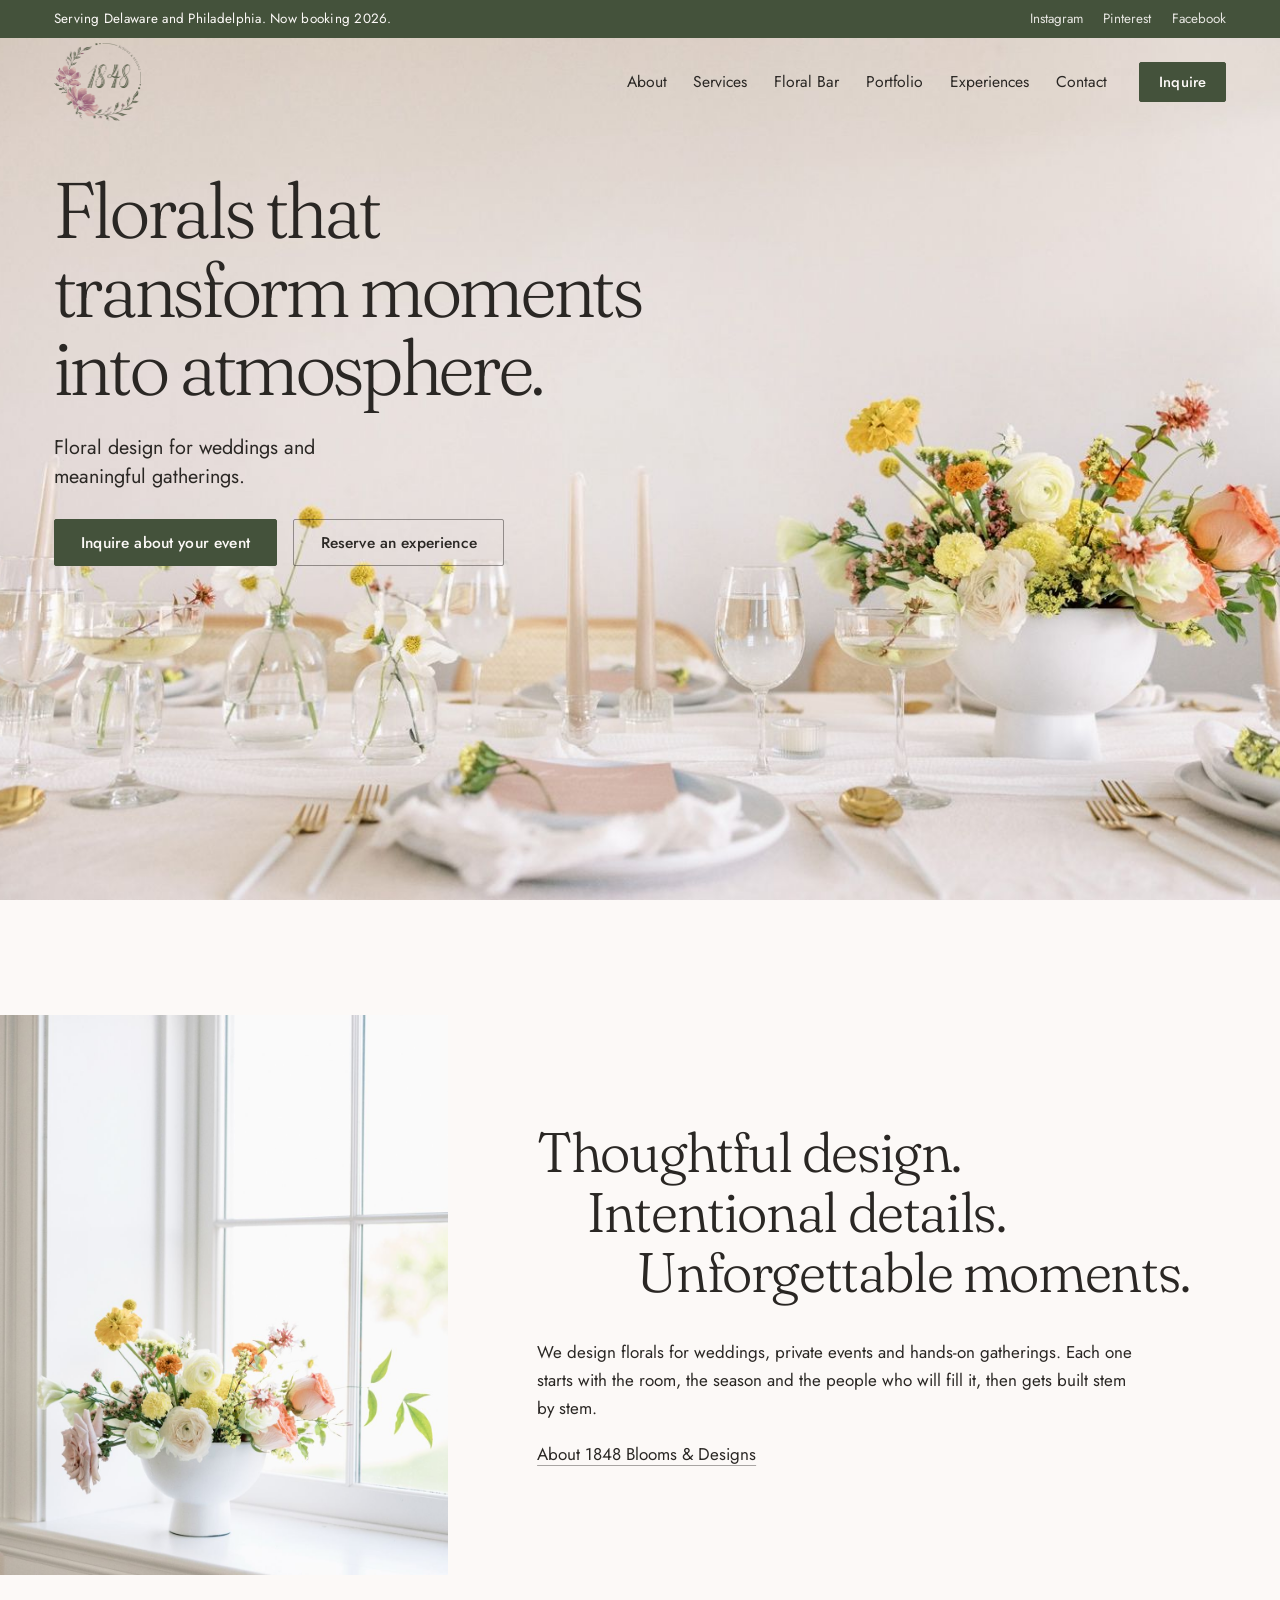
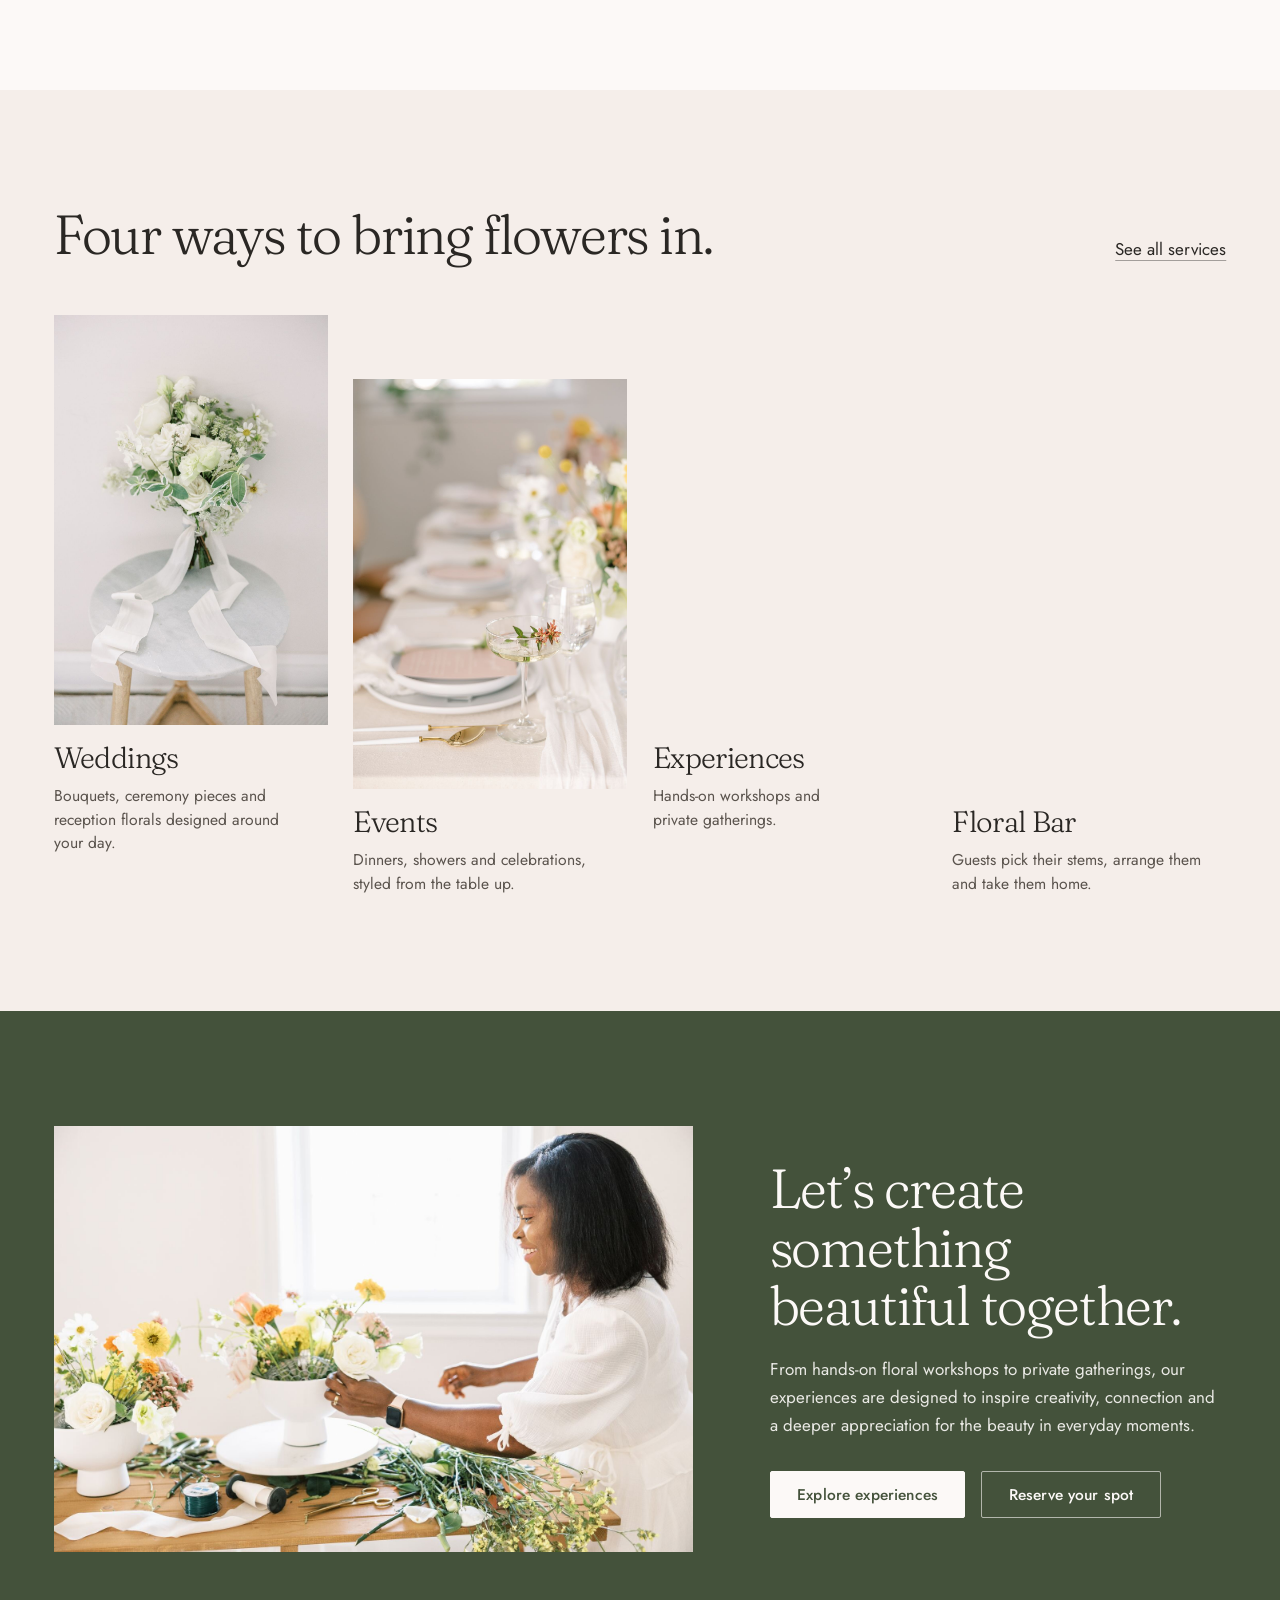
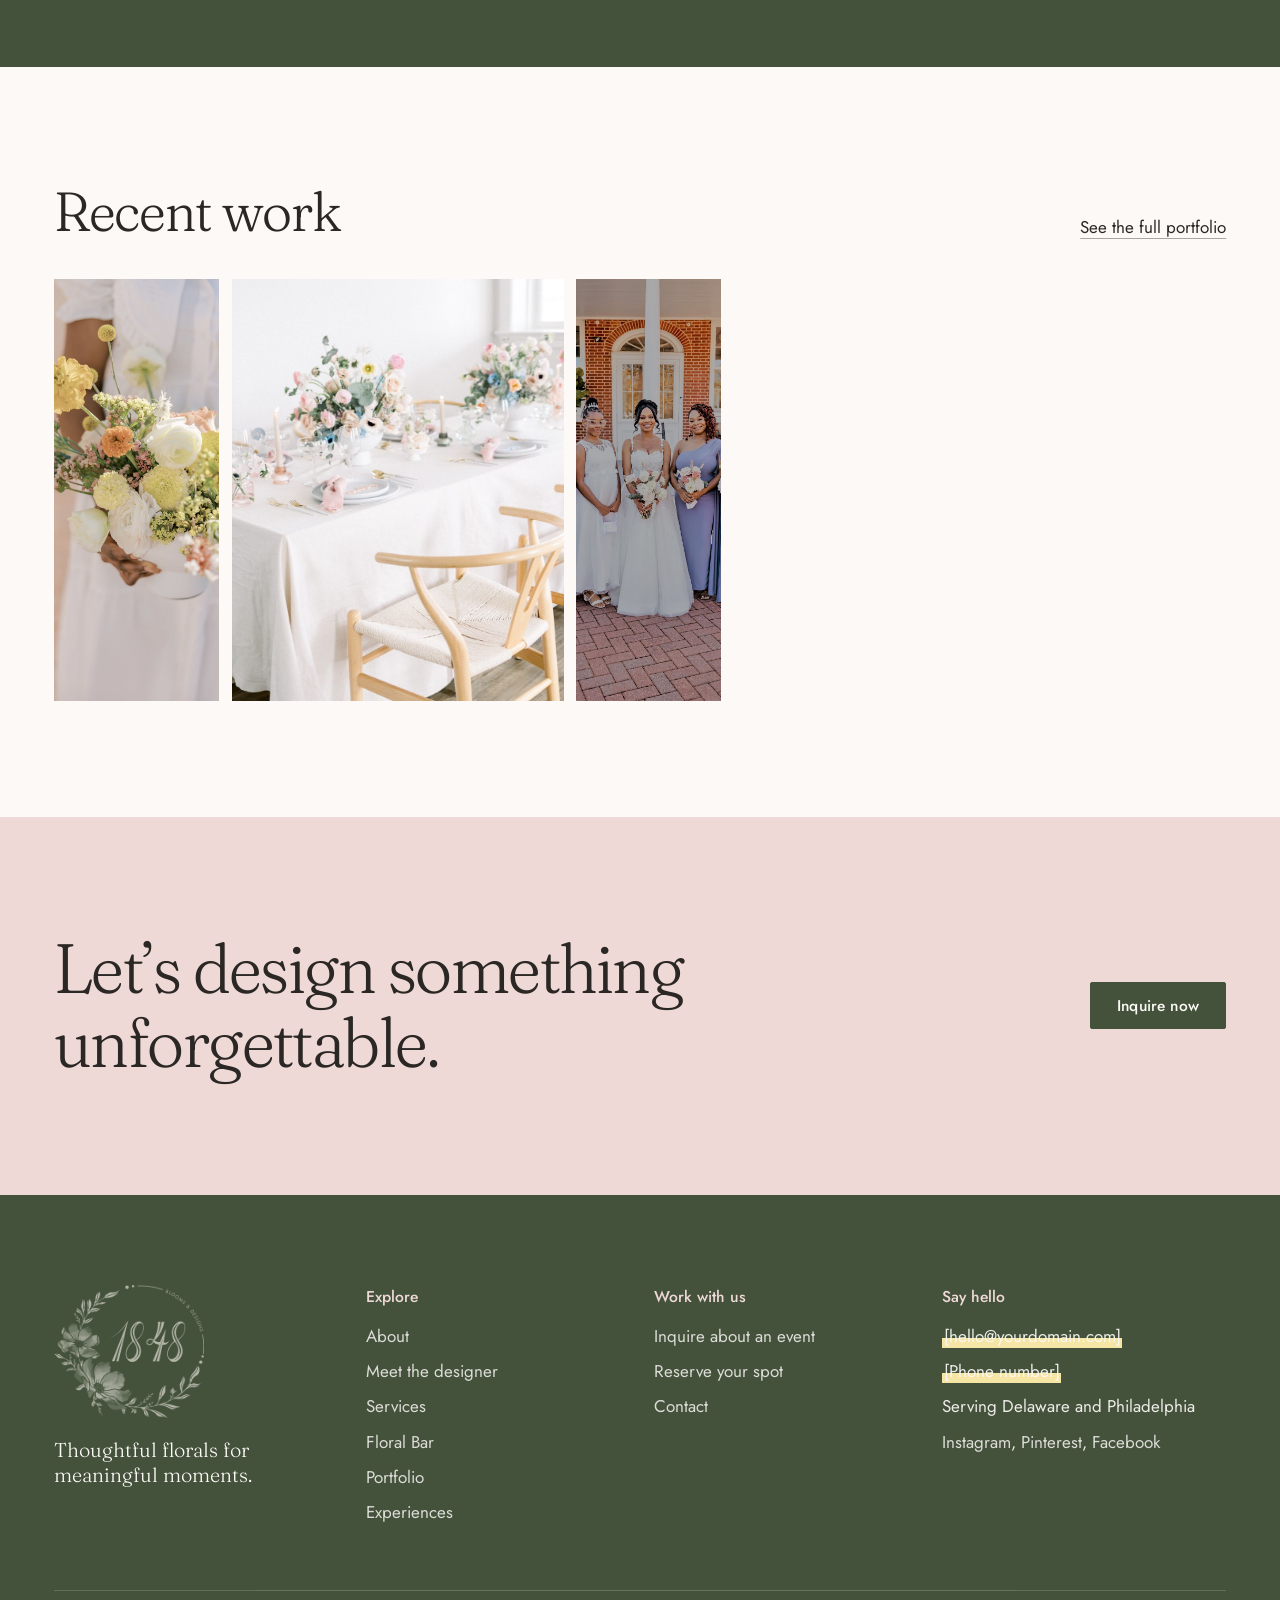
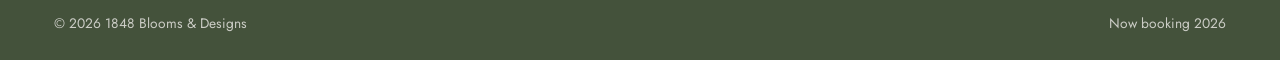
<file: index.html>
<!doctype html>
<html lang="en">
<head>
<meta charset="utf-8">
<meta name="viewport" content="width=device-width, initial-scale=1">
<title>1848 Blooms &amp; Designs</title>
<meta name="description" content="Floral design for weddings and meaningful gatherings in Delaware and Philadelphia, plus hands-on floral experiences and the Floral Bar.">

<meta property="og:title" content="1848 Blooms &amp; Designs">
<meta property="og:description" content="Floral design for weddings and meaningful gatherings in Delaware and Philadelphia, plus hands-on floral experiences and the Floral Bar.">
<meta property="og:type" content="website">
<meta property="og:image" content="assets/img/home-banner.jpg">
<meta name="theme-color" content="#44523B">
<link rel="icon" type="image/png" href="assets/favicon.png">
<link rel="preload" href="assets/fonts/fraunces.woff2" as="font" type="font/woff2" crossorigin>
<link rel="preload" href="assets/fonts/jost-400.woff2" as="font" type="font/woff2" crossorigin>
<link rel="stylesheet" href="assets/site.css">
</head>
<body>
<a class="skip" href="#main">Skip to content</a>
<header class="site-header site-header--overlay">
  <div class="topbar"><div class="wrap"><p>Serving Delaware and Philadelphia. Now booking 2026.</p><nav aria-label="Social media"><a href="#" aria-label="Instagram">Instagram</a><a href="#" aria-label="Pinterest">Pinterest</a><a href="#" aria-label="Facebook">Facebook</a></nav></div></div>
  <div class="bar"><div class="wrap">
    <a class="brand" href="index.html" aria-label="1848 Blooms &amp; Designs, home"><img src="assets/logo.png" width="88" height="78" alt="1848 Blooms &amp; Designs"></a>
    <nav class="primary" aria-label="Main"><a href="about.html">About</a><a href="services.html">Services</a><a href="floral-bar.html">Floral Bar</a><a href="portfolio.html">Portfolio</a><a href="experiences.html">Experiences</a><a href="contact.html">Contact</a></nav>
    <a class="btn" href="contact.html">Inquire</a>
    <button class="menu-toggle" type="button" aria-expanded="false" aria-controls="mnav">Menu</button>
  </div></div>
</header>
<nav class="mnav" id="mnav" aria-label="Menu"><a href="index.html">Home</a><a href="about.html">About</a><a href="designer.html">Meet the designer</a><a href="services.html">Services</a><a href="floral-bar.html">Floral Bar</a><a href="portfolio.html">Portfolio</a><a href="experiences.html">Experiences</a><a href="reserve.html">Reserve your spot</a><a href="contact.html">Contact</a><a class="btn" href="contact.html">Inquire about your event</a></nav>
<main id="main">

<section class="hero">
  <img class="hero__img" src="assets/img/home-banner.jpg" width="1430" height="953" alt="A long white table set with candles, glassware and a low arrangement of yellow, peach and white flowers beside a window" fetchpriority="high" >
  <div class="hero__copy">
    <h1><span class="ln"><span>Florals that</span></span><span class="ln"><span>transform moments</span></span><span class="ln"><span>into atmosphere.</span></span></h1>
    <p class="hero__sub">Floral design for weddings and meaningful gatherings.</p>
    <div class="btn-row">
      <a class="btn" href="contact.html">Inquire about your event</a>
      <a class="btn btn--ghost" href="experiences.html">Reserve an experience</a>
    </div>
  </div>
</section>

<section class="section">
  <div class="wrap intro">
    <div class="intro__img"><img src="assets/img/home-window.jpg" width="1067" height="1600" alt="A white pedestal vase of yellow, peach and blush flowers on a sunny windowsill" loading="lazy" decoding="async" ></div>
    <div>
      <p class="statement"><span>Thoughtful design.</span><span>Intentional details.</span><span>Unforgettable moments.</span></p>
      <p class="body">We design florals for weddings, private events and hands-on gatherings. Each one starts with the room, the season and the people who will fill it, then gets built stem by stem.</p>
      <a class="link" href="about.html">About 1848 Blooms &amp; Designs</a>
    </div>
  </div>
</section>

<section class="section band-paper2">
  <div class="wrap">
    <div class="ways__head">
      <h2>Four ways to bring flowers in.</h2>
      <a class="link" href="services.html">See all services</a>
    </div>
    <div class="ways">
      <a class="way" href="services.html#weddings"><div class="ph-img"><img src="assets/img/home-wedding.jpg" width="1067" height="1600" alt="A white and green bridal bouquet tied with a long ribbon on a marble stool" loading="lazy" decoding="async" ></div><h3>Weddings</h3><p>Bouquets, ceremony pieces and reception florals designed around your day.</p></a>
      <a class="way" href="services.html#events"><div class="ph-img"><img src="assets/img/home-events.jpg" width="1067" height="1600" alt="A blurred long table with place settings and soft yellow and white flowers" loading="lazy" decoding="async" ></div><h3>Events</h3><p>Dinners, showers and celebrations, styled from the table up.</p></a>
      <a class="way" href="experiences.html"><div class="ph-img"><img src="assets/img/designer-making.jpg" width="1600" height="1067" alt="A designer arranging flowers in white bowls at a wooden table by a window" loading="lazy" decoding="async" style="object-position:35% 50%"></div><h3>Experiences</h3><p>Hands-on workshops and private gatherings.</p></a>
      <a class="way" href="floral-bar.html"><div class="ph-img"><img src="assets/img/home-floralbar.jpg" width="1090" height="1600" alt="A woven basket filled with white and hot pink roses" loading="lazy" decoding="async" ></div><h3>Floral Bar</h3><p>Guests pick their stems, arrange them and take them home.</p></a>
    </div>
  </div>
</section>

<section class="section band-moss">
  <div class="wrap split">
    <figure><img src="assets/img/designing-table.jpg" width="1600" height="1067" alt="A florist arranging yellow and white flowers at a table in a bright room" loading="lazy" decoding="async" style="aspect-ratio:3/2"></figure>
    <div class="copy">
      <h2>Let’s create something beautiful together.</h2>
      <p>From hands-on floral workshops to private gatherings, our experiences are designed to inspire creativity, connection and a deeper appreciation for the beauty in everyday moments.</p>
      <div class="btn-row"><a class="btn btn--light" href="experiences.html">Explore experiences</a><a class="btn btn--ghost-light" href="reserve.html">Reserve your spot</a></div>
    </div>
  </div>
</section>

<section class="section">
  <div class="wrap">
    <div class="strip-head"><h2>Recent work</h2><a class="link" href="portfolio.html">See the full portfolio</a></div>
    <div class="strip"><a href="portfolio.html" style="--r:0.747" tabindex="-1" aria-hidden="true"><img src="assets/img/bouquet-bright.jpg" width="1195" height="1600" alt="A bouquet of yellow, coral and blush flowers held against a white dress" loading="lazy" decoding="async" ></a><a href="portfolio.html" style="--r:1.5" tabindex="-1" aria-hidden="true"><img src="assets/img/table-long-pastel.jpg" width="1600" height="1067" alt="A long white table with pastel centerpieces and wishbone chairs" loading="lazy" decoding="async" ></a><a href="portfolio.html" style="--r:0.656" tabindex="-1" aria-hidden="true"><img src="assets/img/bridesmaids.jpg" width="1049" height="1600" alt="Bridesmaids in lavender dresses holding white bouquets" loading="lazy" decoding="async" ></a><a href="portfolio.html" style="--r:1.5" tabindex="-1" aria-hidden="true"><img src="assets/img/pastel-table-c.jpg" width="1600" height="1067" alt="A pastel table with pink napkins and a tall floral arrangement" loading="lazy" decoding="async" ></a><a href="portfolio.html" style="--r:0.667" tabindex="-1" aria-hidden="true"><img src="assets/img/bouquet-chair.jpg" width="1067" height="1600" alt="A pink and blue bouquet resting on a wooden chair" loading="lazy" decoding="async" ></a></div>
  </div>
</section>

<section class="section band-petal">
  <div class="wrap closer">
    <h2>Let’s design something unforgettable.</h2>
    <div class="btn-row"><a class="btn" href="contact.html">Inquire now</a></div>
  </div>
</section>

</main>
<footer class="site-footer">
  <div class="wrap">
    <div class="foot">
      <div>
        <img src="assets/logo-light.png" width="150" height="133" alt="1848 Blooms &amp; Designs" loading="lazy">
        <p class="tag">Thoughtful florals for meaningful moments.</p>
      </div>
      <div>
        <h4>Explore</h4>
        <ul>
          <li><a href="about.html">About</a></li>
          <li><a href="designer.html">Meet the designer</a></li>
          <li><a href="services.html">Services</a></li>
          <li><a href="floral-bar.html">Floral Bar</a></li>
          <li><a href="portfolio.html">Portfolio</a></li>
          <li><a href="experiences.html">Experiences</a></li>
        </ul>
      </div>
      <div>
        <h4>Work with us</h4>
        <ul>
          <li><a href="contact.html">Inquire about an event</a></li>
          <li><a href="reserve.html">Reserve your spot</a></li>
          <li><a href="contact.html">Contact</a></li>
        </ul>
      </div>
      <div>
        <h4>Say hello</h4>
        <ul>
          <li><span class="ph">[hello@yourdomain.com]</span></li>
          <li><span class="ph">[Phone number]</span></li>
          <li>Serving Delaware and Philadelphia</li>
          <li><a href="#">Instagram</a>, <a href="#">Pinterest</a>, <a href="#">Facebook</a></li>
        </ul>
      </div>
    </div>
    <div class="legal"><span>&copy; <span data-year>2026</span> 1848 Blooms &amp; Designs</span><span>Now booking 2026</span></div>
  </div>
</footer>
<script src="assets/site.js"></script>
</body>
</html>
</file>
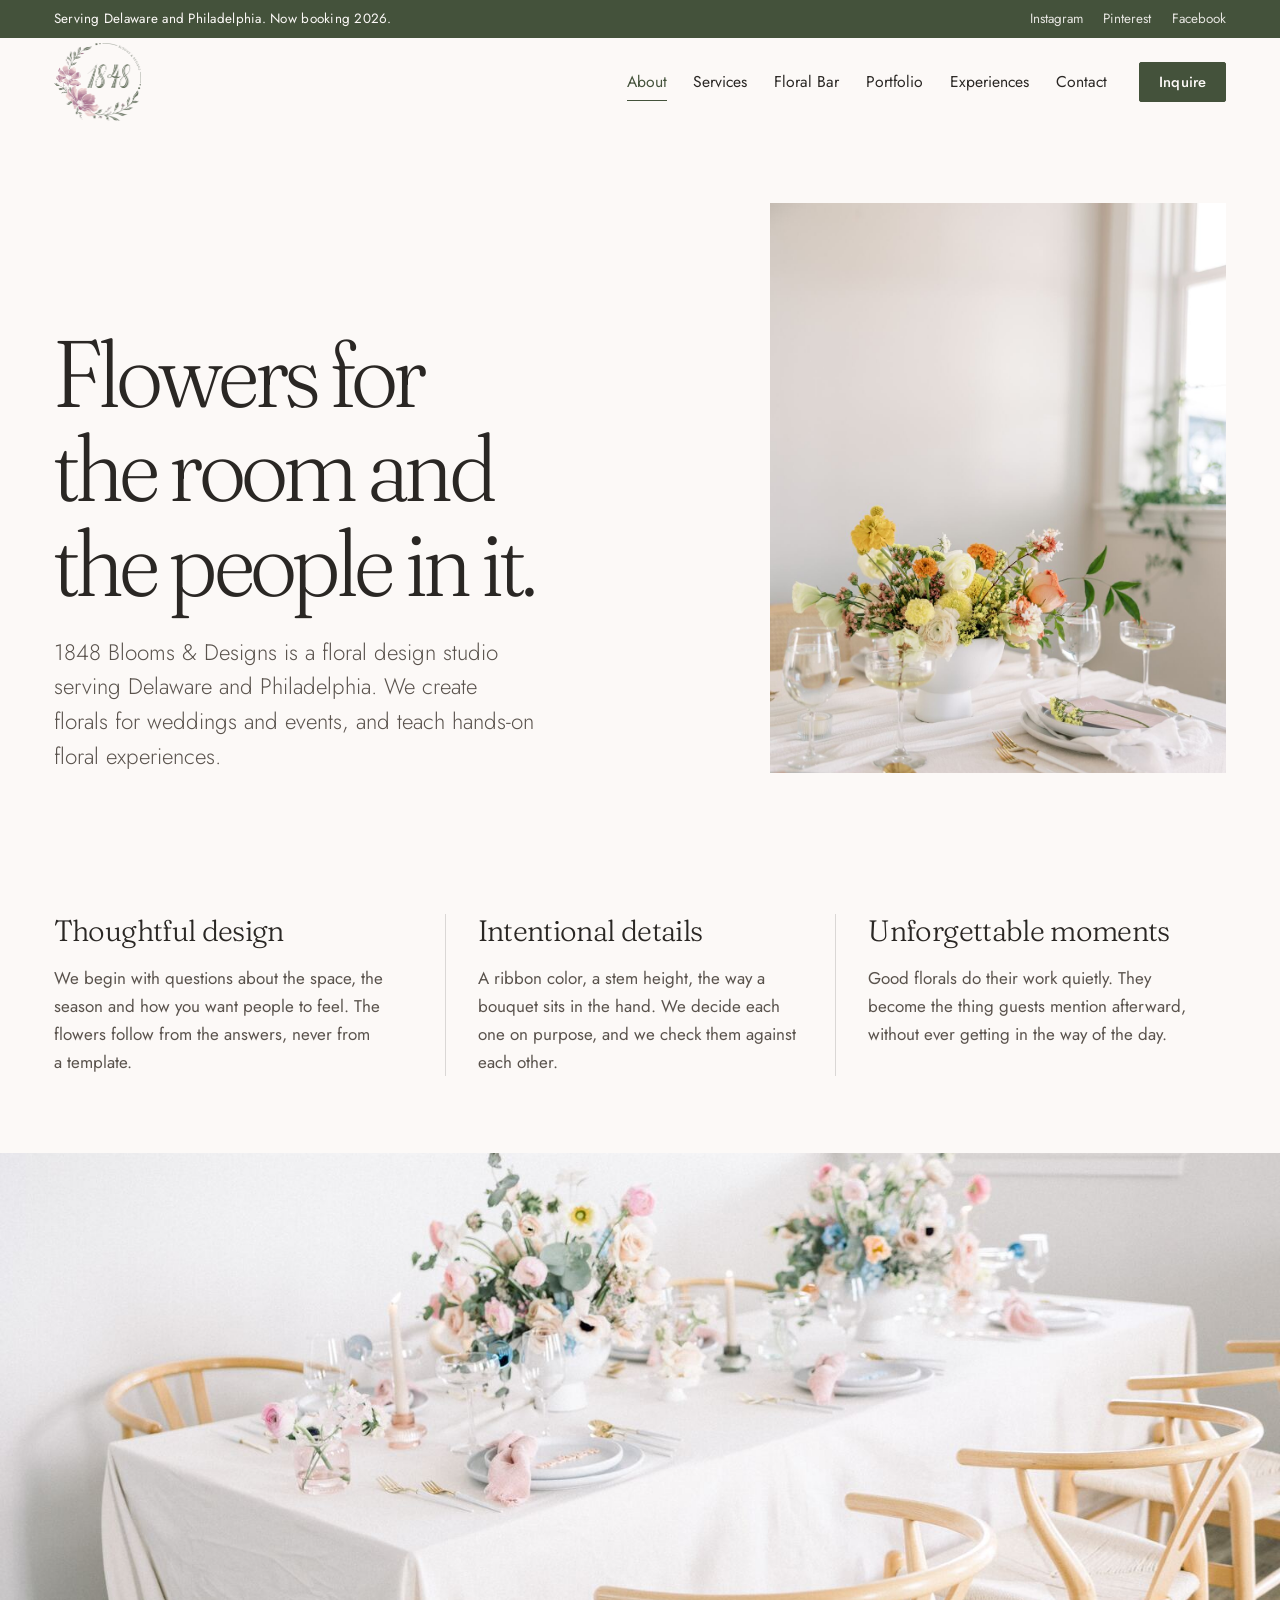
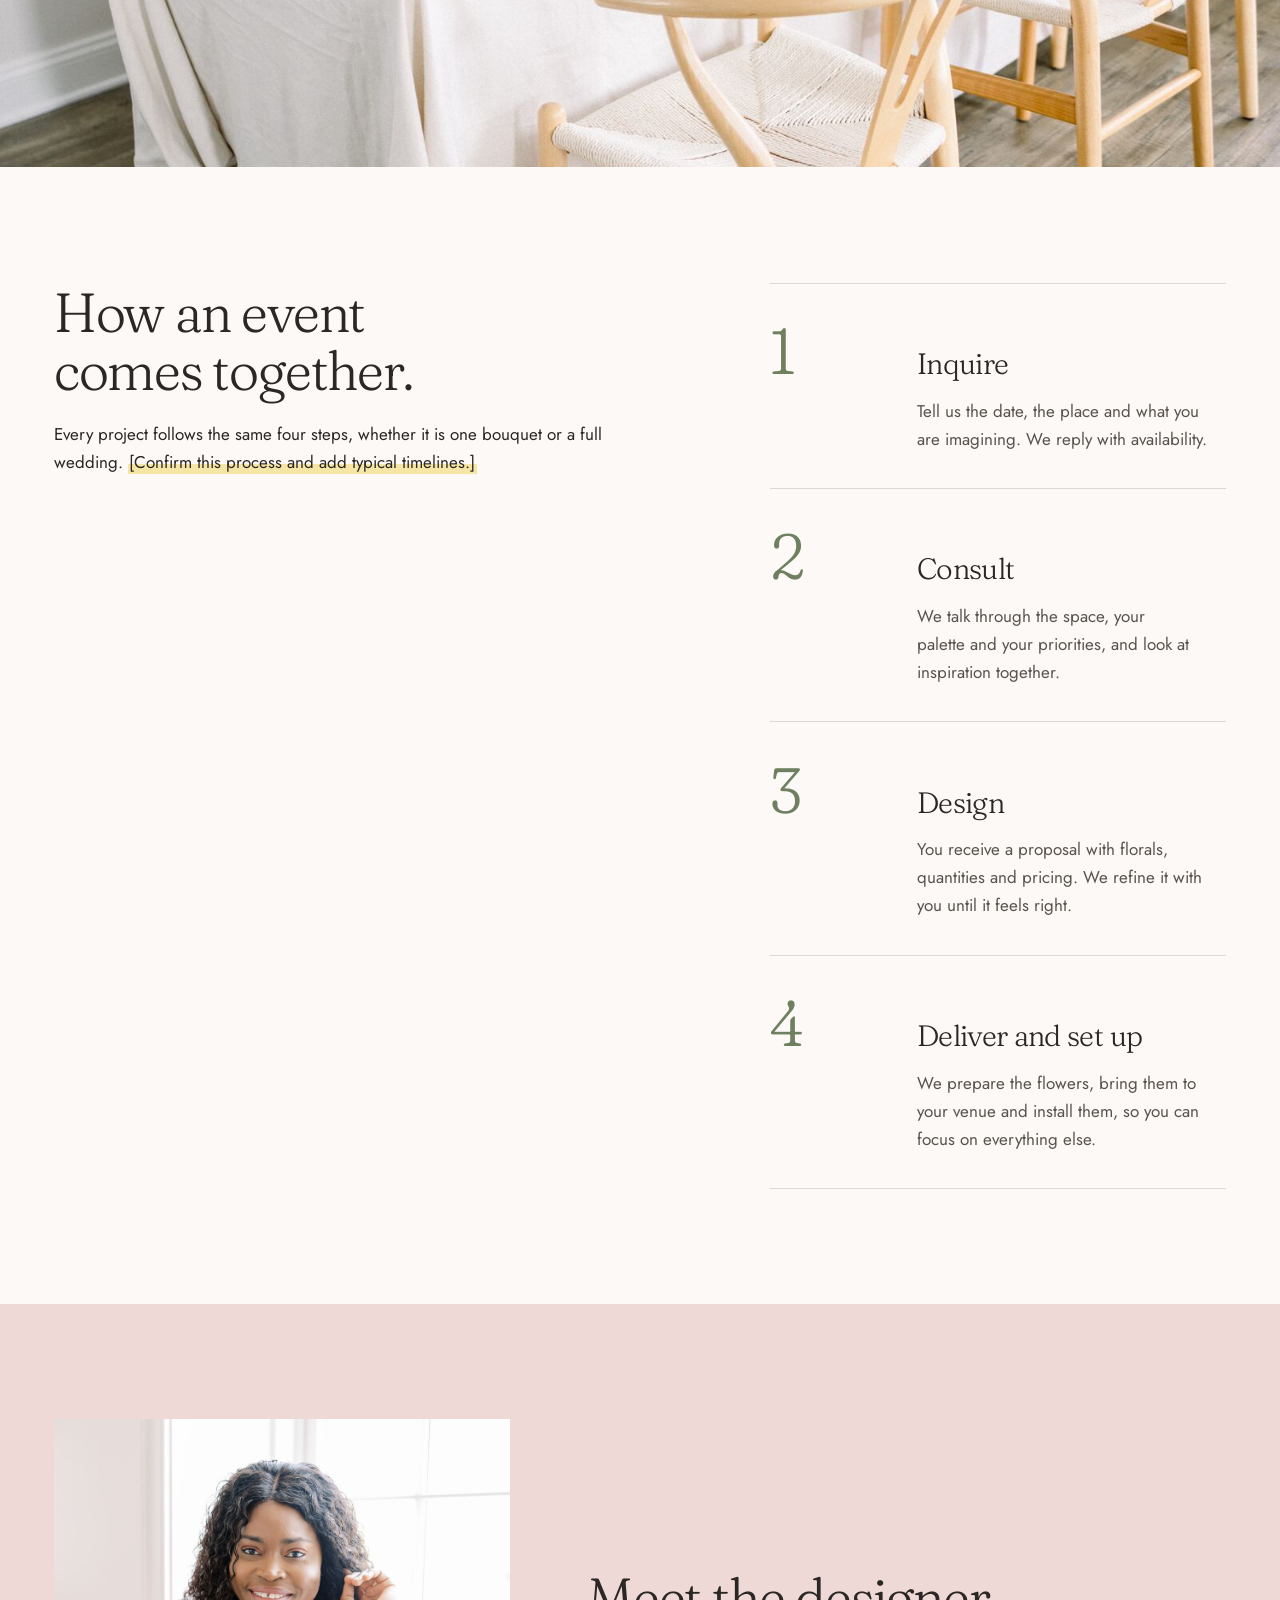
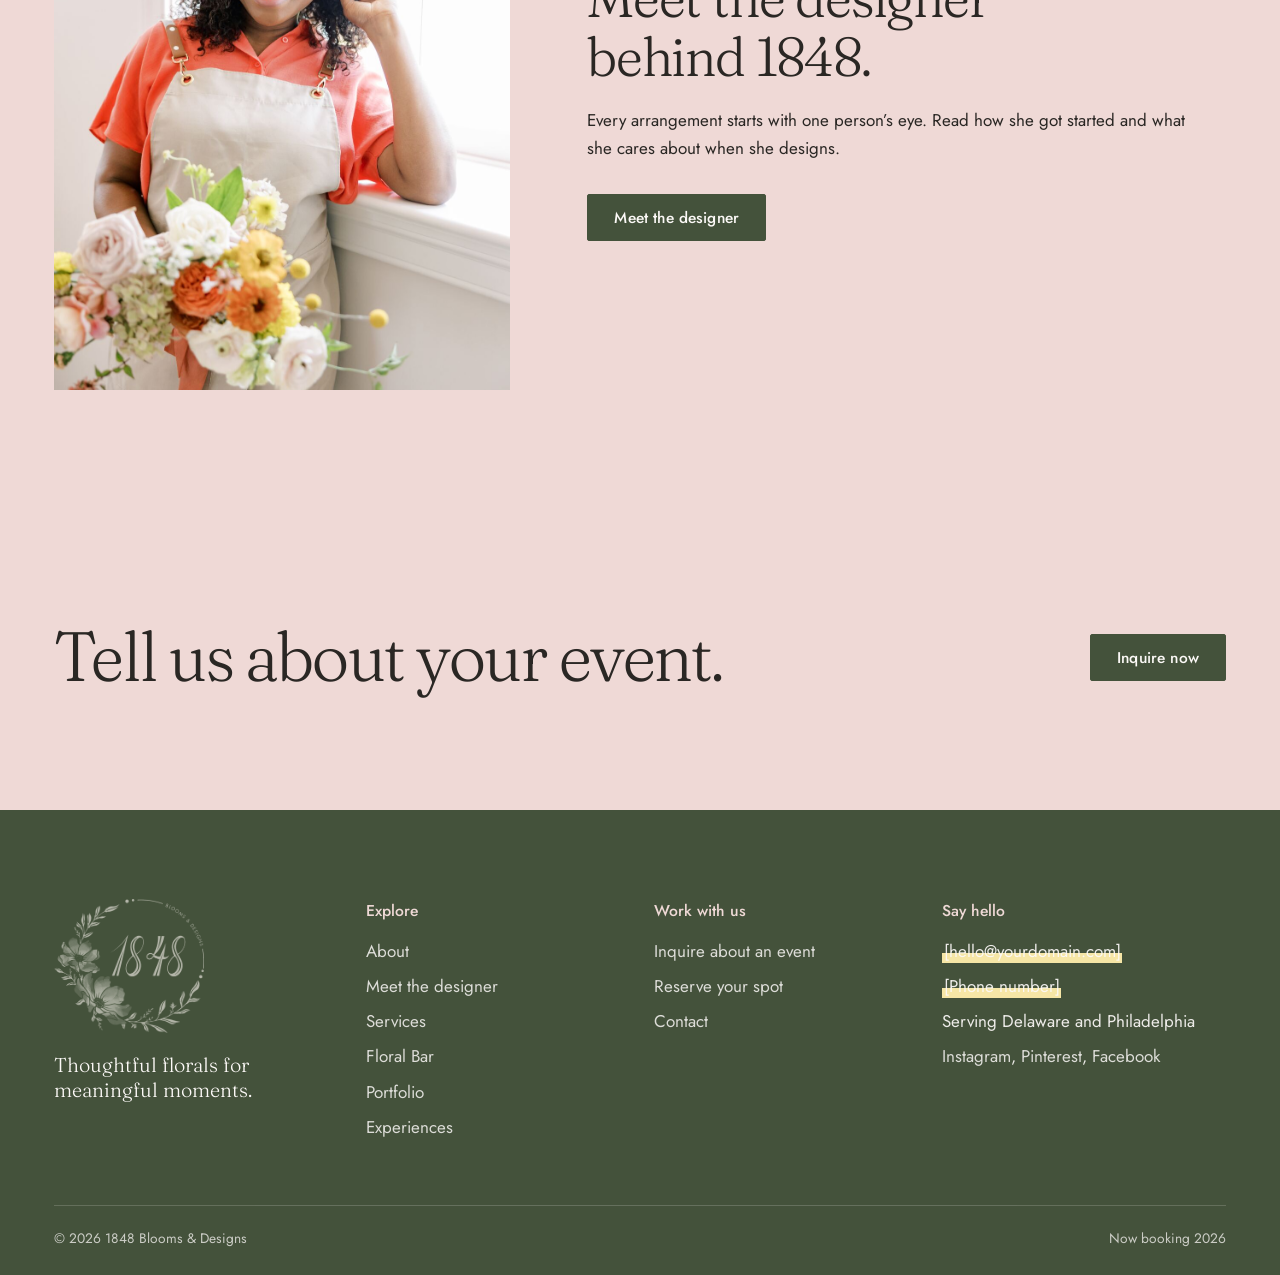
<file: about.html>
<!doctype html>
<html lang="en">
<head>
<meta charset="utf-8">
<meta name="viewport" content="width=device-width, initial-scale=1">
<title>About | 1848 Blooms &amp; Designs</title>
<meta name="description" content="About 1848 Blooms &amp; Designs, a floral design studio serving Delaware and Philadelphia for weddings, events and hands-on experiences.">

<meta property="og:title" content="About | 1848 Blooms &amp; Designs">
<meta property="og:description" content="About 1848 Blooms &amp; Designs, a floral design studio serving Delaware and Philadelphia for weddings, events and hands-on experiences.">
<meta property="og:type" content="website">
<meta property="og:image" content="assets/img/home-banner.jpg">
<meta name="theme-color" content="#44523B">
<link rel="icon" type="image/png" href="assets/favicon.png">
<link rel="preload" href="assets/fonts/fraunces.woff2" as="font" type="font/woff2" crossorigin>
<link rel="preload" href="assets/fonts/jost-400.woff2" as="font" type="font/woff2" crossorigin>
<link rel="stylesheet" href="assets/site.css">
</head>
<body>
<a class="skip" href="#main">Skip to content</a>
<header class="site-header">
  <div class="topbar"><div class="wrap"><p>Serving Delaware and Philadelphia. Now booking 2026.</p><nav aria-label="Social media"><a href="#" aria-label="Instagram">Instagram</a><a href="#" aria-label="Pinterest">Pinterest</a><a href="#" aria-label="Facebook">Facebook</a></nav></div></div>
  <div class="bar"><div class="wrap">
    <a class="brand" href="index.html" aria-label="1848 Blooms &amp; Designs, home"><img src="assets/logo.png" width="88" height="78" alt="1848 Blooms &amp; Designs"></a>
    <nav class="primary" aria-label="Main"><a href="about.html" aria-current="page">About</a><a href="services.html">Services</a><a href="floral-bar.html">Floral Bar</a><a href="portfolio.html">Portfolio</a><a href="experiences.html">Experiences</a><a href="contact.html">Contact</a></nav>
    <a class="btn" href="contact.html">Inquire</a>
    <button class="menu-toggle" type="button" aria-expanded="false" aria-controls="mnav">Menu</button>
  </div></div>
</header>
<nav class="mnav" id="mnav" aria-label="Menu"><a href="index.html">Home</a><a href="about.html">About</a><a href="designer.html">Meet the designer</a><a href="services.html">Services</a><a href="floral-bar.html">Floral Bar</a><a href="portfolio.html">Portfolio</a><a href="experiences.html">Experiences</a><a href="reserve.html">Reserve your spot</a><a href="contact.html">Contact</a><a class="btn" href="contact.html">Inquire about your event</a></nav>
<main id="main">

<section class="page-head">
  <div class="wrap grid">
    <div>
      <h1>Flowers for the room and the people in it.</h1>
      <p class="lede">1848 Blooms &amp; Designs is a floral design studio serving Delaware and Philadelphia. We create florals for weddings and events, and teach hands-on floral experiences.</p>
    </div>
    <figure><img src="assets/img/table-window.jpg" width="1067" height="1600" alt="A bright table by a window set with glassware and a centerpiece of yellow and orange flowers" fetchpriority="high" ></figure>
  </div>
</section>

<section class="section section--tight">
  <div class="wrap">
    <div class="principles">
      <div><h3>Thoughtful design</h3><p>We begin with questions about the space, the season and how you want people to feel. The flowers follow from the answers, never from a template.</p></div>
      <div><h3>Intentional details</h3><p>A ribbon color, a stem height, the way a bouquet sits in the hand. We decide each one on purpose, and we check them against each other.</p></div>
      <div><h3>Unforgettable moments</h3><p>Good florals do their work quietly. They become the thing guests mention afterward, without ever getting in the way of the day.</p></div>
    </div>
  </div>
</section>

<section class="full-img"><img src="assets/img/table-long-pastel.jpg" width="1600" height="1067" alt="A long white table set with pastel flowers and wishbone chairs in a bright room" loading="lazy" decoding="async" ></section>

<section class="section">
  <div class="wrap split split--top">
    <div class="copy">
      <h2>How an event comes together.</h2>
      <p>Every project follows the same four steps, whether it is one bouquet or a full wedding. <span class="ph">[Confirm this process and add typical timelines.]</span></p>
    </div>
    <ol class="steps">
      <li><div><h3>Inquire</h3><p>Tell us the date, the place and what you are imagining. We reply with availability.</p></div></li>
      <li><div><h3>Consult</h3><p>We talk through the space, your palette and your priorities, and look at inspiration together.</p></div></li>
      <li><div><h3>Design</h3><p>You receive a proposal with florals, quantities and pricing. We refine it with you until it feels right.</p></div></li>
      <li><div><h3>Deliver and set up</h3><p>We prepare the flowers, bring them to your venue and install them, so you can focus on everything else.</p></div></li>
    </ol>
  </div>
</section>

<section class="section band-petal">
  <div class="wrap split split--flip" style="align-items:center">
    <figure><img src="assets/img/designer-smile.jpg" width="1067" height="1600" alt="The designer smiling in a beige apron, holding a bouquet of white, yellow and orange flowers" loading="lazy" decoding="async" style="aspect-ratio:4/5"></figure>
    <div class="copy">
      <h2>Meet the designer behind 1848.</h2>
      <p>Every arrangement starts with one person’s eye. Read how she got started and what she cares about when she designs.</p>
      <div class="btn-row"><a class="btn" href="designer.html">Meet the designer</a></div>
    </div>
  </div>
</section>

<section class="section band-petal">
  <div class="wrap closer">
    <h2>Tell us about your event.</h2>
    <div class="btn-row"><a class="btn" href="contact.html">Inquire now</a></div>
  </div>
</section>

</main>
<footer class="site-footer">
  <div class="wrap">
    <div class="foot">
      <div>
        <img src="assets/logo-light.png" width="150" height="133" alt="1848 Blooms &amp; Designs" loading="lazy">
        <p class="tag">Thoughtful florals for meaningful moments.</p>
      </div>
      <div>
        <h4>Explore</h4>
        <ul>
          <li><a href="about.html">About</a></li>
          <li><a href="designer.html">Meet the designer</a></li>
          <li><a href="services.html">Services</a></li>
          <li><a href="floral-bar.html">Floral Bar</a></li>
          <li><a href="portfolio.html">Portfolio</a></li>
          <li><a href="experiences.html">Experiences</a></li>
        </ul>
      </div>
      <div>
        <h4>Work with us</h4>
        <ul>
          <li><a href="contact.html">Inquire about an event</a></li>
          <li><a href="reserve.html">Reserve your spot</a></li>
          <li><a href="contact.html">Contact</a></li>
        </ul>
      </div>
      <div>
        <h4>Say hello</h4>
        <ul>
          <li><span class="ph">[hello@yourdomain.com]</span></li>
          <li><span class="ph">[Phone number]</span></li>
          <li>Serving Delaware and Philadelphia</li>
          <li><a href="#">Instagram</a>, <a href="#">Pinterest</a>, <a href="#">Facebook</a></li>
        </ul>
      </div>
    </div>
    <div class="legal"><span>&copy; <span data-year>2026</span> 1848 Blooms &amp; Designs</span><span>Now booking 2026</span></div>
  </div>
</footer>
<script src="assets/site.js"></script>
</body>
</html>
</file>
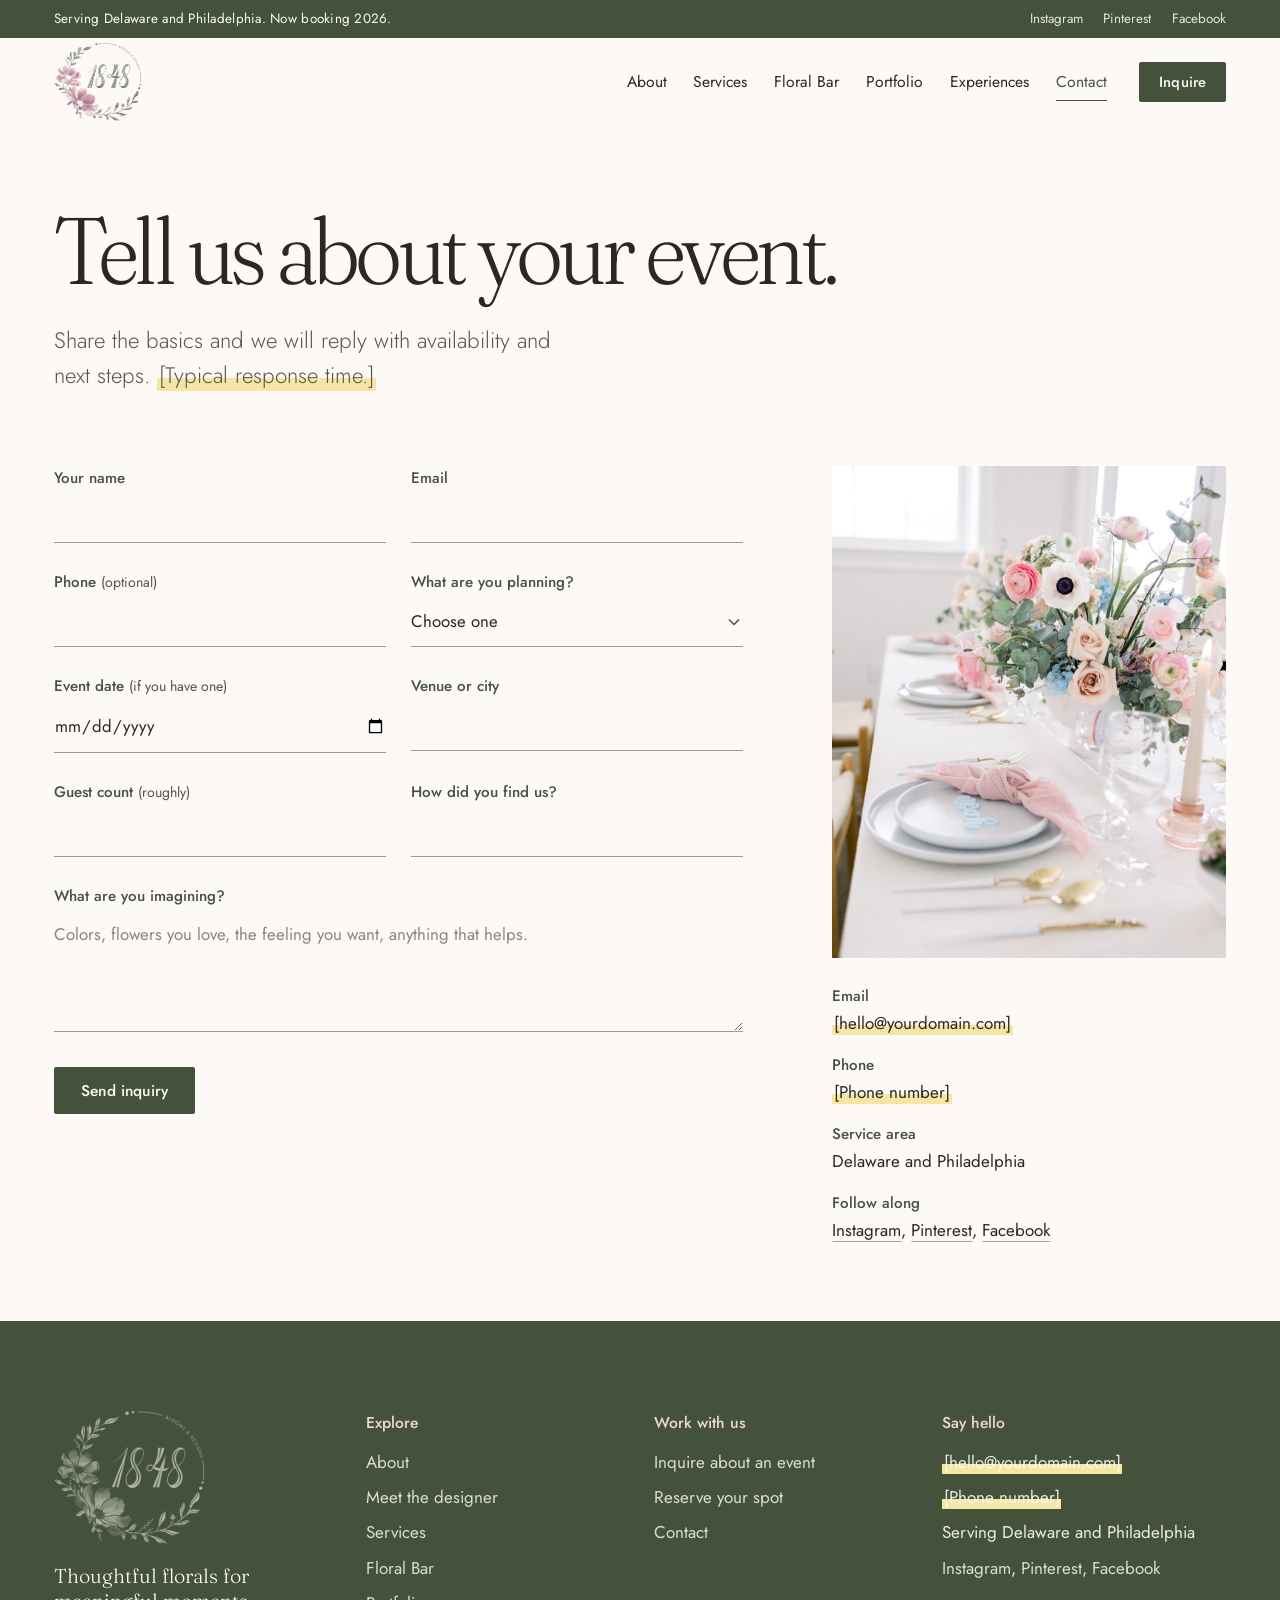
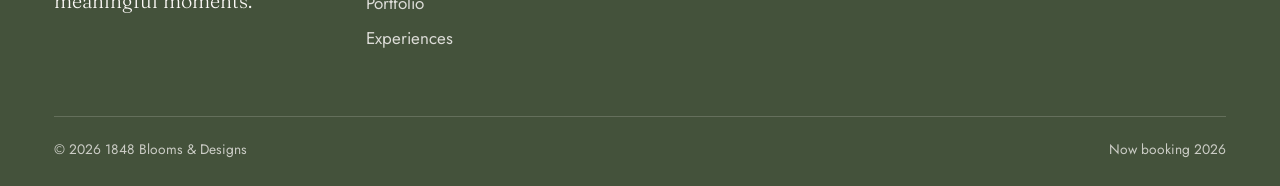
<file: contact.html>
<!doctype html>
<html lang="en">
<head>
<meta charset="utf-8">
<meta name="viewport" content="width=device-width, initial-scale=1">
<title>Contact | 1848 Blooms &amp; Designs</title>
<meta name="description" content="Inquire about wedding or event florals, the Floral Bar or a workshop with 1848 Blooms &amp; Designs.">

<meta property="og:title" content="Contact | 1848 Blooms &amp; Designs">
<meta property="og:description" content="Inquire about wedding or event florals, the Floral Bar or a workshop with 1848 Blooms &amp; Designs.">
<meta property="og:type" content="website">
<meta property="og:image" content="assets/img/home-banner.jpg">
<meta name="theme-color" content="#44523B">
<link rel="icon" type="image/png" href="assets/favicon.png">
<link rel="preload" href="assets/fonts/fraunces.woff2" as="font" type="font/woff2" crossorigin>
<link rel="preload" href="assets/fonts/jost-400.woff2" as="font" type="font/woff2" crossorigin>
<link rel="stylesheet" href="assets/site.css">
</head>
<body>
<a class="skip" href="#main">Skip to content</a>
<header class="site-header">
  <div class="topbar"><div class="wrap"><p>Serving Delaware and Philadelphia. Now booking 2026.</p><nav aria-label="Social media"><a href="#" aria-label="Instagram">Instagram</a><a href="#" aria-label="Pinterest">Pinterest</a><a href="#" aria-label="Facebook">Facebook</a></nav></div></div>
  <div class="bar"><div class="wrap">
    <a class="brand" href="index.html" aria-label="1848 Blooms &amp; Designs, home"><img src="assets/logo.png" width="88" height="78" alt="1848 Blooms &amp; Designs"></a>
    <nav class="primary" aria-label="Main"><a href="about.html">About</a><a href="services.html">Services</a><a href="floral-bar.html">Floral Bar</a><a href="portfolio.html">Portfolio</a><a href="experiences.html">Experiences</a><a href="contact.html" aria-current="page">Contact</a></nav>
    <a class="btn" href="contact.html">Inquire</a>
    <button class="menu-toggle" type="button" aria-expanded="false" aria-controls="mnav">Menu</button>
  </div></div>
</header>
<nav class="mnav" id="mnav" aria-label="Menu"><a href="index.html">Home</a><a href="about.html">About</a><a href="designer.html">Meet the designer</a><a href="services.html">Services</a><a href="floral-bar.html">Floral Bar</a><a href="portfolio.html">Portfolio</a><a href="experiences.html">Experiences</a><a href="reserve.html">Reserve your spot</a><a href="contact.html">Contact</a><a class="btn" href="contact.html">Inquire about your event</a></nav>
<main id="main">

<section class="page-head" style="padding-bottom:clamp(2rem,4vw,3rem)">
  <div class="wrap">
    <h1>Tell us about your event.</h1>
    <p class="lede">Share the basics and we will reply with availability and next steps. <span class="ph">[Typical response time.]</span></p>
  </div>
</section>

<section class="section section--tight" style="padding-top:clamp(1rem,2vw,2rem)">
  <div class="wrap form-grid">
    <form class="form" data-form="inquiry" novalidate>
      <div class="field"><label for="name">Your name</label><input id="name" name="name" autocomplete="name" required><p class="err">Enter your name.</p></div>
      <div class="field"><label for="email">Email</label><input id="email" name="email" type="email" autocomplete="email" required><p class="err">Enter a valid email address.</p></div>
      <div class="field"><label for="phone">Phone <span class="hint">(optional)</span></label><input id="phone" name="phone" type="tel" autocomplete="tel"></div>
      <div class="field"><label for="kind">What are you planning?</label>
        <select id="kind" name="event_type" required>
          <option value="">Choose one</option>
          <option>Wedding</option><option>Private event</option><option>Corporate event</option>
          <option>Floral Bar</option><option>Workshop or private gathering</option><option>Something else</option>
        </select><p class="err">Choose what you are planning.</p></div>
      <div class="field"><label for="date">Event date <span class="hint">(if you have one)</span></label><input id="date" name="event_date" type="date"></div>
      <div class="field"><label for="venue">Venue or city</label><input id="venue" name="venue" autocomplete="off"></div>
      <div class="field"><label for="guests">Guest count <span class="hint">(roughly)</span></label><input id="guests" name="guests" type="number" min="1" inputmode="numeric"></div>
      <div class="field"><label for="found">How did you find us?</label><input id="found" name="found_us"></div>
      <div class="field full"><label for="msg">What are you imagining?</label><textarea id="msg" name="message" placeholder="Colors, flowers you love, the feeling you want, anything that helps." required></textarea><p class="err">Tell us a little about your plans.</p></div>
      <div class="hp" aria-hidden="true"><label>Leave this empty<input name="website" tabindex="-1" autocomplete="off"></label></div>
      <div class="notice" role="status"></div>
      <button class="btn" type="submit">Send inquiry</button>
    </form>

    <aside class="aside">
      <img src="assets/img/pastel-table-a.jpg" width="1067" height="1600" alt="A pastel table set with a tall arrangement of pink and white flowers" loading="lazy" decoding="async" >
      <dl>
        <div><dt>Email</dt><dd><span class="ph">[hello@yourdomain.com]</span></dd></div>
        <div><dt>Phone</dt><dd><span class="ph">[Phone number]</span></dd></div>
        <div><dt>Service area</dt><dd>Delaware and Philadelphia</dd></div>
        <div><dt>Follow along</dt><dd><a class="link" href="#">Instagram</a>, <a class="link" href="#">Pinterest</a>, <a class="link" href="#">Facebook</a></dd></div>
      </dl>
    </aside>
  </div>
</section>

</main>
<footer class="site-footer">
  <div class="wrap">
    <div class="foot">
      <div>
        <img src="assets/logo-light.png" width="150" height="133" alt="1848 Blooms &amp; Designs" loading="lazy">
        <p class="tag">Thoughtful florals for meaningful moments.</p>
      </div>
      <div>
        <h4>Explore</h4>
        <ul>
          <li><a href="about.html">About</a></li>
          <li><a href="designer.html">Meet the designer</a></li>
          <li><a href="services.html">Services</a></li>
          <li><a href="floral-bar.html">Floral Bar</a></li>
          <li><a href="portfolio.html">Portfolio</a></li>
          <li><a href="experiences.html">Experiences</a></li>
        </ul>
      </div>
      <div>
        <h4>Work with us</h4>
        <ul>
          <li><a href="contact.html">Inquire about an event</a></li>
          <li><a href="reserve.html">Reserve your spot</a></li>
          <li><a href="contact.html">Contact</a></li>
        </ul>
      </div>
      <div>
        <h4>Say hello</h4>
        <ul>
          <li><span class="ph">[hello@yourdomain.com]</span></li>
          <li><span class="ph">[Phone number]</span></li>
          <li>Serving Delaware and Philadelphia</li>
          <li><a href="#">Instagram</a>, <a href="#">Pinterest</a>, <a href="#">Facebook</a></li>
        </ul>
      </div>
    </div>
    <div class="legal"><span>&copy; <span data-year>2026</span> 1848 Blooms &amp; Designs</span><span>Now booking 2026</span></div>
  </div>
</footer>
<script src="assets/site.js"></script>
</body>
</html>
</file>
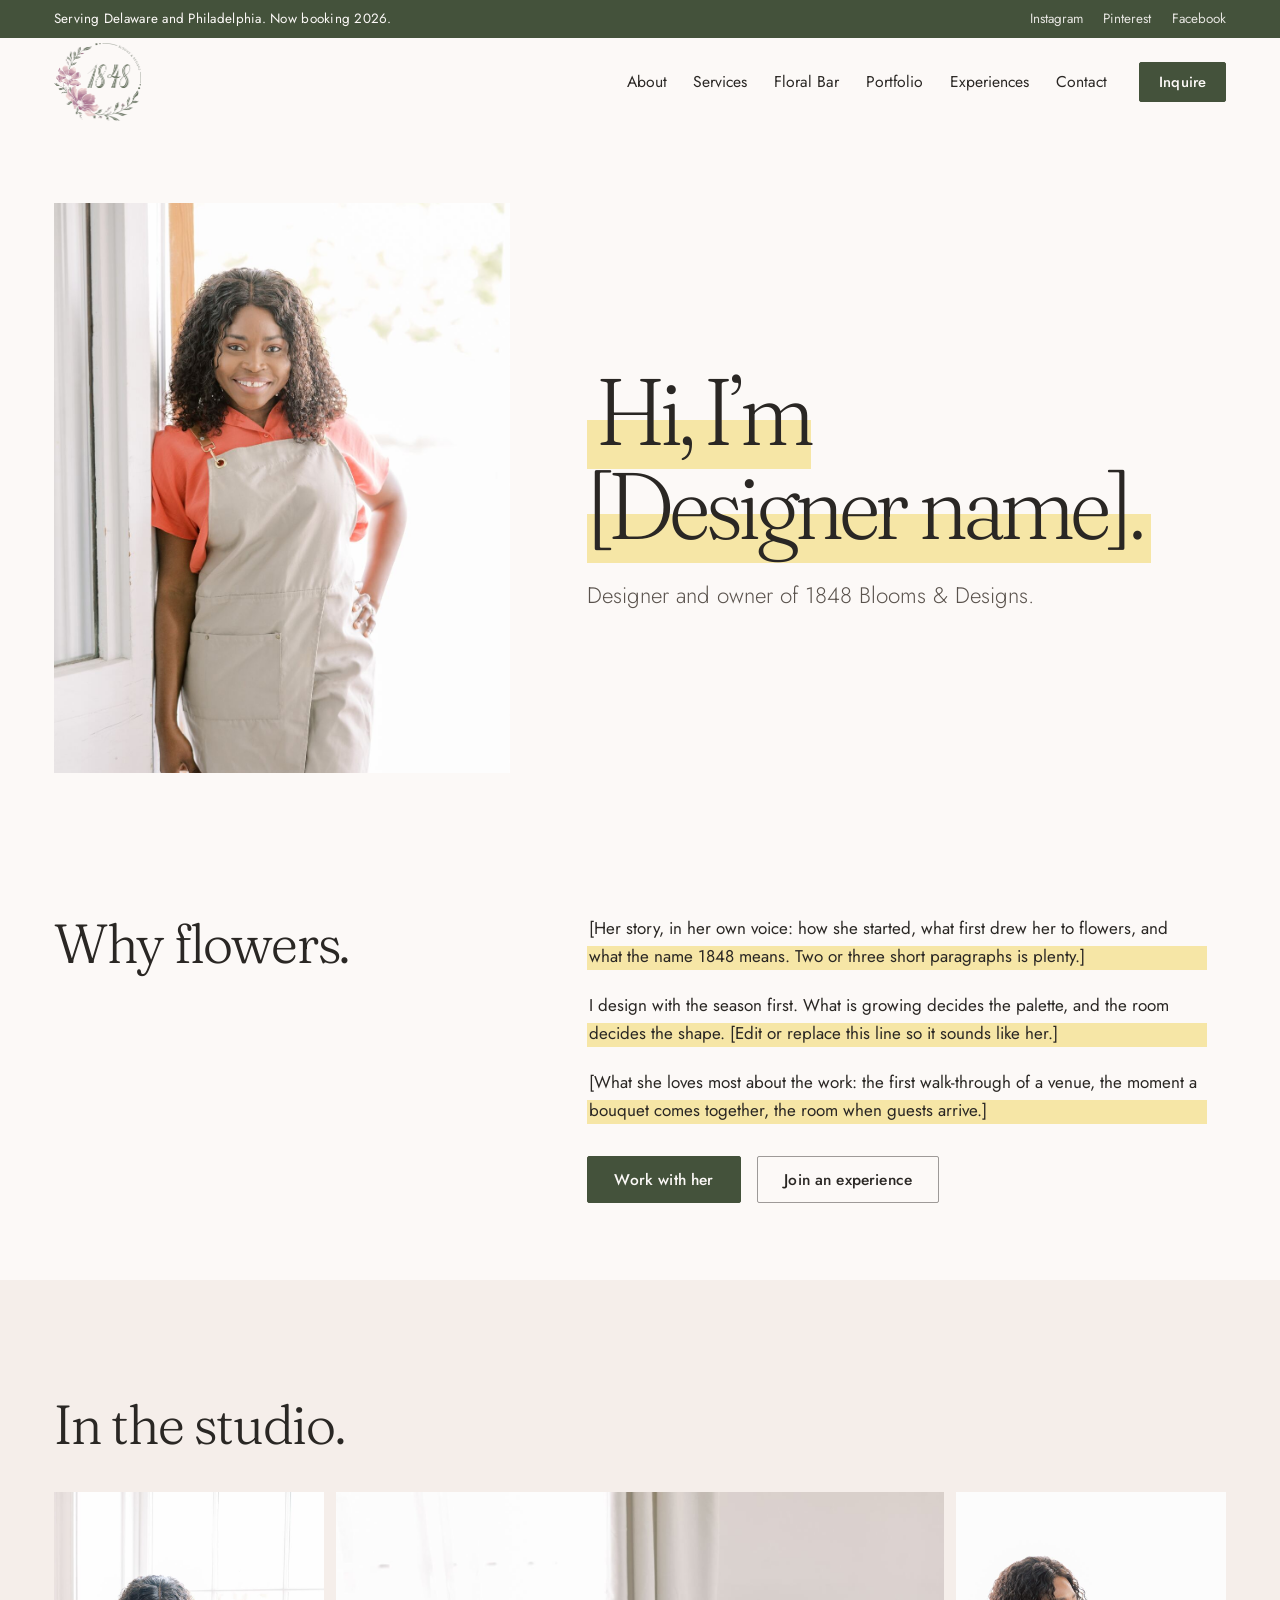
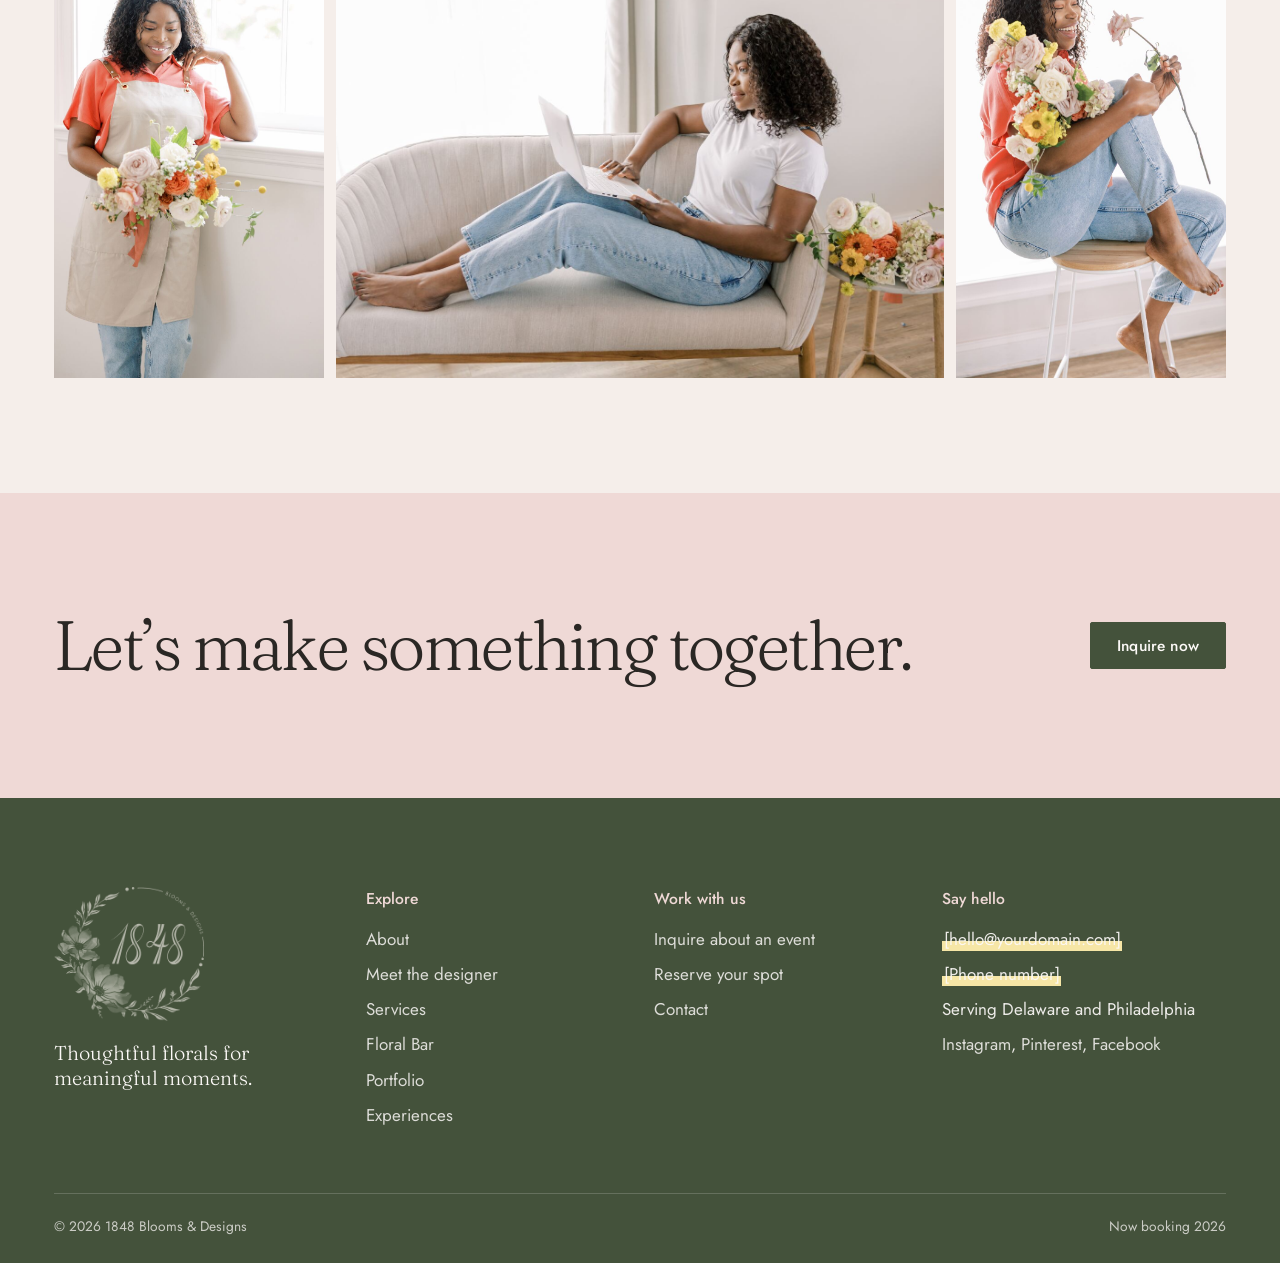
<file: designer.html>
<!doctype html>
<html lang="en">
<head>
<meta charset="utf-8">
<meta name="viewport" content="width=device-width, initial-scale=1">
<title>Meet the designer | 1848 Blooms &amp; Designs</title>
<meta name="description" content="Meet the designer and owner of 1848 Blooms &amp; Designs.">

<meta property="og:title" content="Meet the designer | 1848 Blooms &amp; Designs">
<meta property="og:description" content="Meet the designer and owner of 1848 Blooms &amp; Designs.">
<meta property="og:type" content="website">
<meta property="og:image" content="assets/img/home-banner.jpg">
<meta name="theme-color" content="#44523B">
<link rel="icon" type="image/png" href="assets/favicon.png">
<link rel="preload" href="assets/fonts/fraunces.woff2" as="font" type="font/woff2" crossorigin>
<link rel="preload" href="assets/fonts/jost-400.woff2" as="font" type="font/woff2" crossorigin>
<link rel="stylesheet" href="assets/site.css">
</head>
<body>
<a class="skip" href="#main">Skip to content</a>
<header class="site-header">
  <div class="topbar"><div class="wrap"><p>Serving Delaware and Philadelphia. Now booking 2026.</p><nav aria-label="Social media"><a href="#" aria-label="Instagram">Instagram</a><a href="#" aria-label="Pinterest">Pinterest</a><a href="#" aria-label="Facebook">Facebook</a></nav></div></div>
  <div class="bar"><div class="wrap">
    <a class="brand" href="index.html" aria-label="1848 Blooms &amp; Designs, home"><img src="assets/logo.png" width="88" height="78" alt="1848 Blooms &amp; Designs"></a>
    <nav class="primary" aria-label="Main"><a href="about.html">About</a><a href="services.html">Services</a><a href="floral-bar.html">Floral Bar</a><a href="portfolio.html">Portfolio</a><a href="experiences.html">Experiences</a><a href="contact.html">Contact</a></nav>
    <a class="btn" href="contact.html">Inquire</a>
    <button class="menu-toggle" type="button" aria-expanded="false" aria-controls="mnav">Menu</button>
  </div></div>
</header>
<nav class="mnav" id="mnav" aria-label="Menu"><a href="index.html">Home</a><a href="about.html">About</a><a href="designer.html">Meet the designer</a><a href="services.html">Services</a><a href="floral-bar.html">Floral Bar</a><a href="portfolio.html">Portfolio</a><a href="experiences.html">Experiences</a><a href="reserve.html">Reserve your spot</a><a href="contact.html">Contact</a><a class="btn" href="contact.html">Inquire about your event</a></nav>
<main id="main">

<section class="page-head page-head--flip">
  <div class="wrap grid" style="align-items:center">
    <figure><img src="assets/img/designer-doorway.jpg" width="1067" height="1600" alt="The designer standing in a sunlit doorway wearing a beige apron" fetchpriority="high" ></figure>
    <div>
      <h1><span class="ph">Hi, I’m [Designer name].</span></h1>
      <p class="lede">Designer and owner of 1848 Blooms &amp; Designs.</p>
    </div>
  </div>
</section>

<section class="section section--tight">
  <div class="wrap split split--top split--57">
    <h2>Why flowers.</h2>
    <div class="copy">
      <p class="ph">[Her story, in her own voice: how she started, what first drew her to flowers, and what the name 1848 means. Two or three short paragraphs is plenty.]</p>
      <p class="ph">I design with the season first. What is growing decides the palette, and the room decides the shape. [Edit or replace this line so it sounds like her.]</p>
      <p class="ph">[What she loves most about the work: the first walk-through of a venue, the moment a bouquet comes together, the room when guests arrive.]</p>
      <div class="btn-row"><a class="btn" href="contact.html">Work with her</a><a class="btn btn--ghost" href="experiences.html">Join an experience</a></div>
    </div>
  </div>
</section>

<section class="section band-paper2">
  <div class="wrap">
    <h2 style="margin-bottom:clamp(1.5rem,3vw,2.5rem)">In the studio.</h2>
    <div class="strip" style="height:clamp(260px,38vw,560px)">
      <a href="portfolio.html" style="--r:0.667" tabindex="-1" aria-hidden="true"><img src="assets/img/designer-window.jpg" width="1067" height="1600" alt="The designer in an orange shirt and apron holding a bouquet by a window" loading="lazy" decoding="async" ></a>
      <a href="portfolio.html" style="--r:1.5" tabindex="-1" aria-hidden="true"><img src="assets/img/designer-couch.jpg" width="1600" height="1067" alt="The designer relaxing on a cream sofa with a laptop, a bouquet beside her" loading="lazy" decoding="async" ></a>
      <a href="portfolio.html" style="--r:0.667" tabindex="-1" aria-hidden="true"><img src="assets/img/designer-stool.jpg" width="1067" height="1600" alt="The designer laughing on a stool, holding a bouquet and a single stem" loading="lazy" decoding="async" ></a>
    </div>
  </div>
</section>

<section class="section band-petal">
  <div class="wrap closer">
    <h2>Let’s make something together.</h2>
    <div class="btn-row"><a class="btn" href="contact.html">Inquire now</a></div>
  </div>
</section>

</main>
<footer class="site-footer">
  <div class="wrap">
    <div class="foot">
      <div>
        <img src="assets/logo-light.png" width="150" height="133" alt="1848 Blooms &amp; Designs" loading="lazy">
        <p class="tag">Thoughtful florals for meaningful moments.</p>
      </div>
      <div>
        <h4>Explore</h4>
        <ul>
          <li><a href="about.html">About</a></li>
          <li><a href="designer.html">Meet the designer</a></li>
          <li><a href="services.html">Services</a></li>
          <li><a href="floral-bar.html">Floral Bar</a></li>
          <li><a href="portfolio.html">Portfolio</a></li>
          <li><a href="experiences.html">Experiences</a></li>
        </ul>
      </div>
      <div>
        <h4>Work with us</h4>
        <ul>
          <li><a href="contact.html">Inquire about an event</a></li>
          <li><a href="reserve.html">Reserve your spot</a></li>
          <li><a href="contact.html">Contact</a></li>
        </ul>
      </div>
      <div>
        <h4>Say hello</h4>
        <ul>
          <li><span class="ph">[hello@yourdomain.com]</span></li>
          <li><span class="ph">[Phone number]</span></li>
          <li>Serving Delaware and Philadelphia</li>
          <li><a href="#">Instagram</a>, <a href="#">Pinterest</a>, <a href="#">Facebook</a></li>
        </ul>
      </div>
    </div>
    <div class="legal"><span>&copy; <span data-year>2026</span> 1848 Blooms &amp; Designs</span><span>Now booking 2026</span></div>
  </div>
</footer>
<script src="assets/site.js"></script>
</body>
</html>
</file>
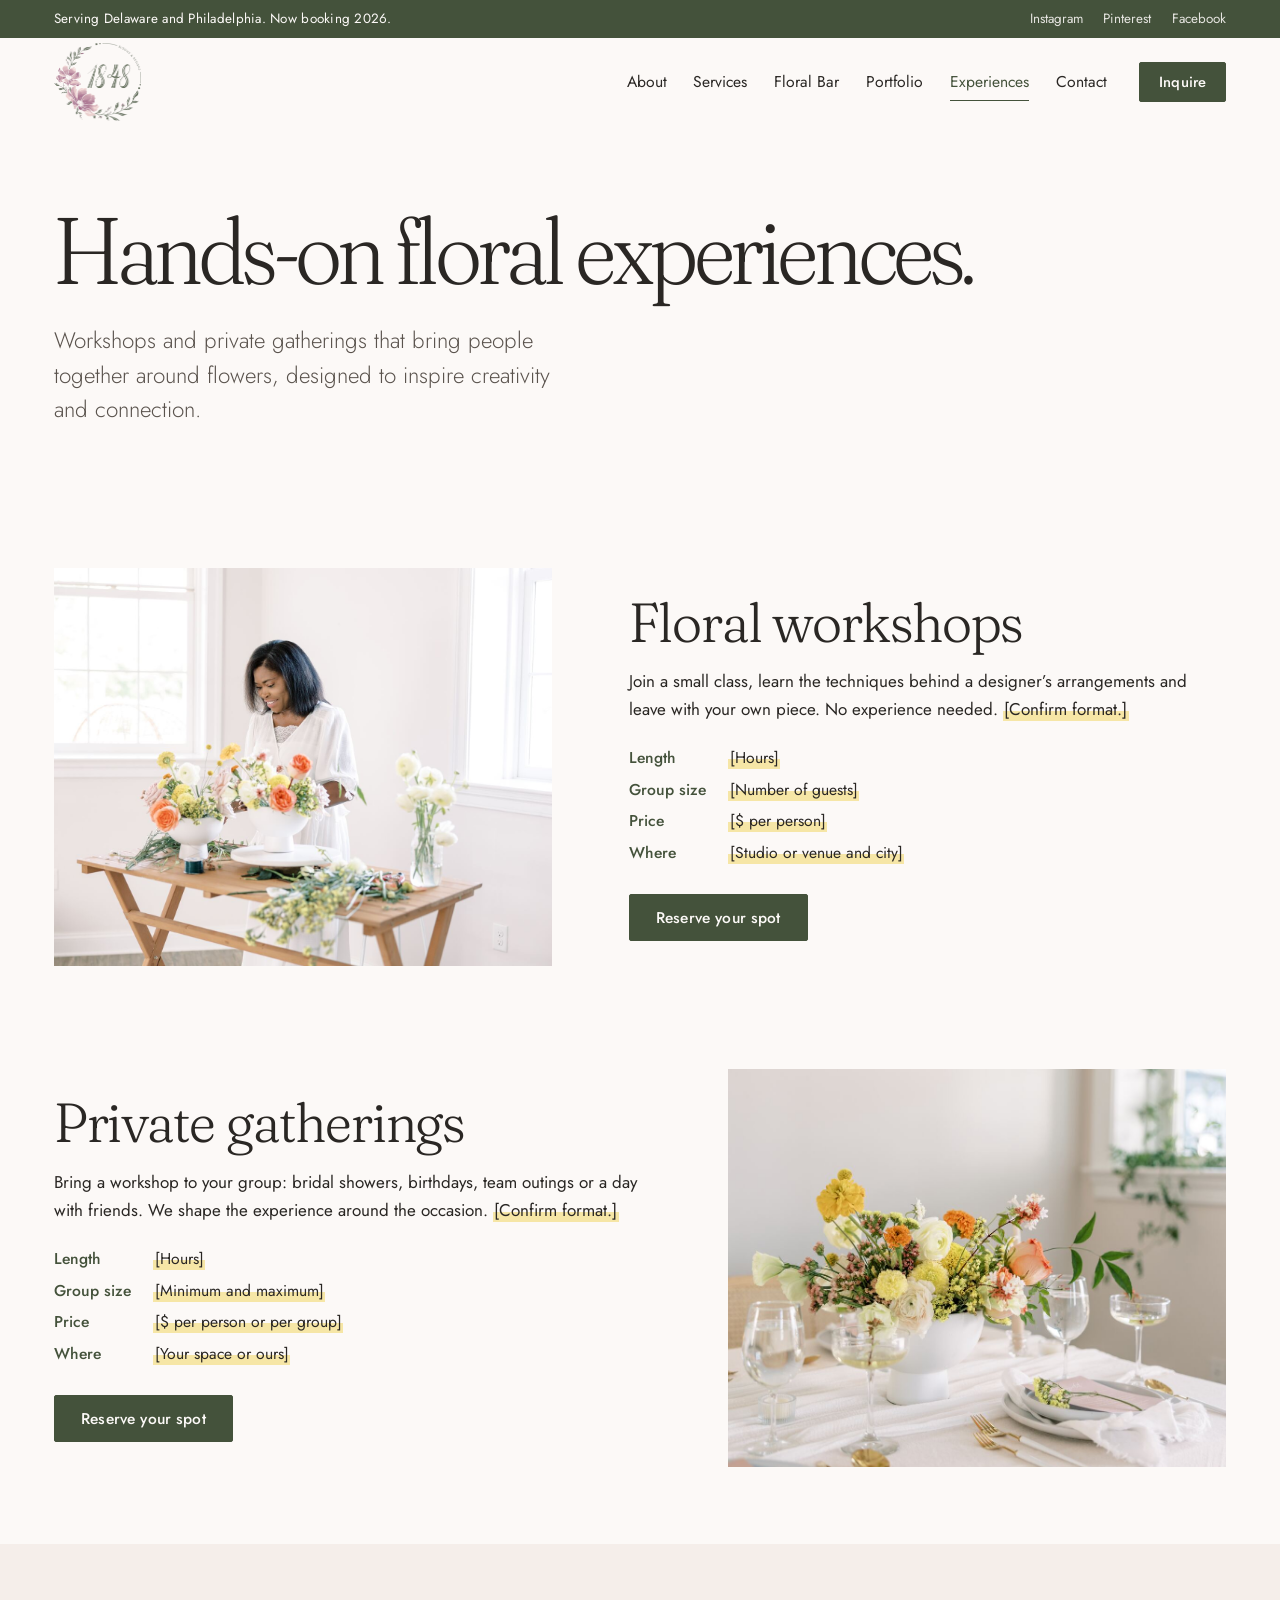
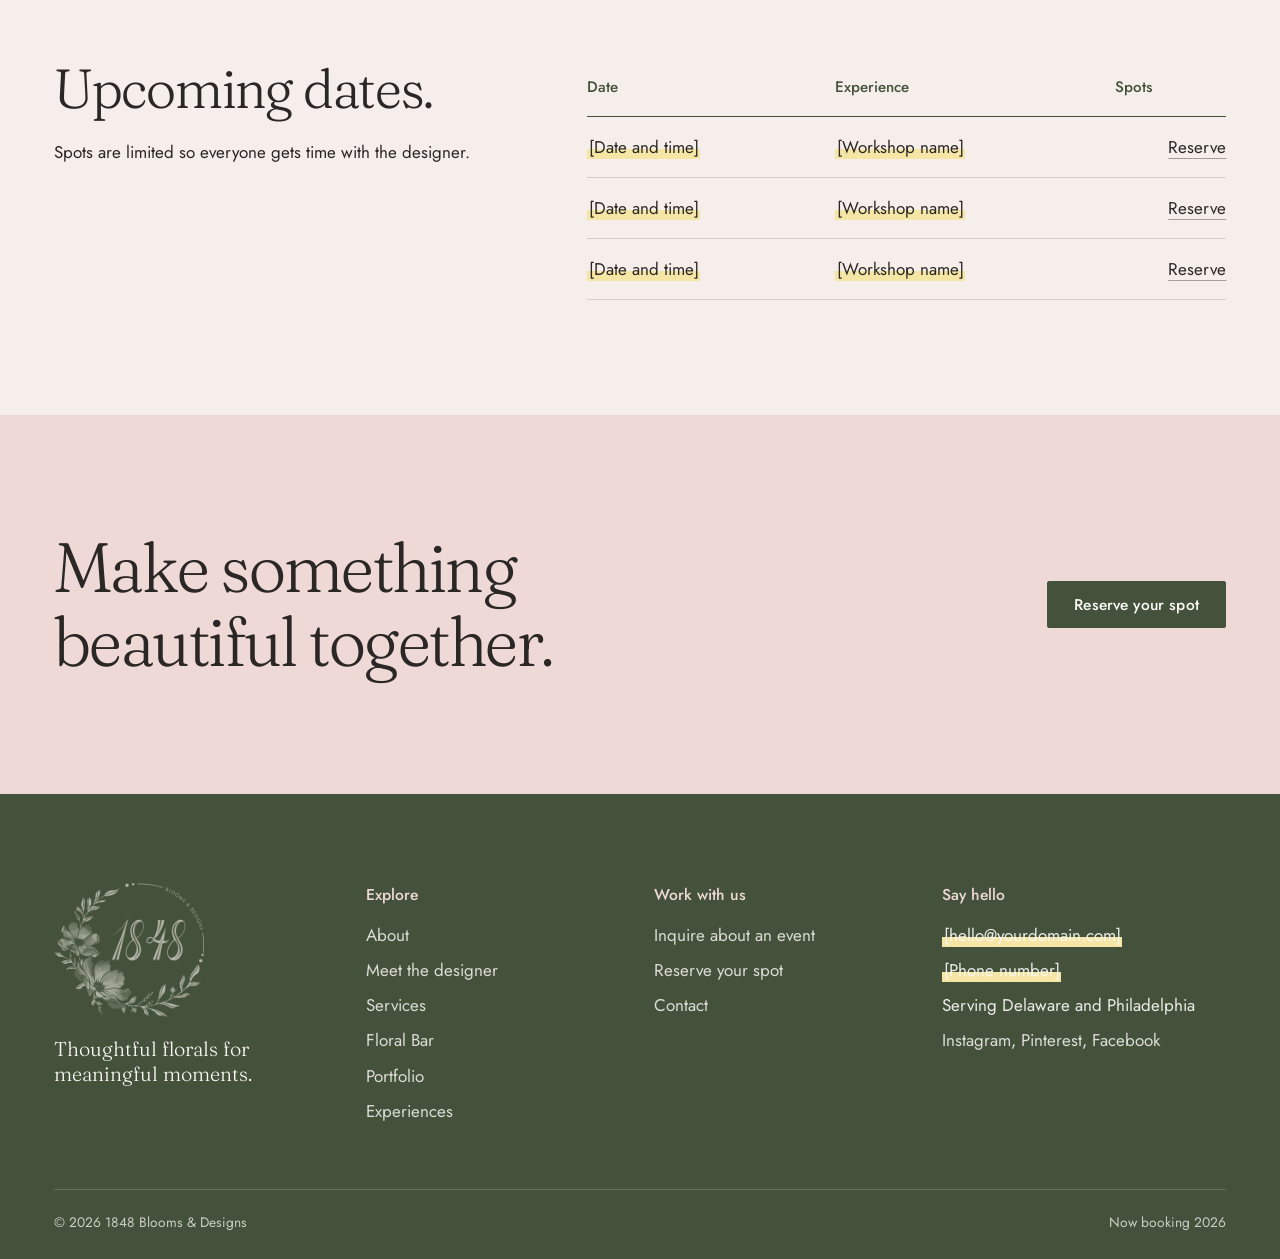
<file: experiences.html>
<!doctype html>
<html lang="en">
<head>
<meta charset="utf-8">
<meta name="viewport" content="width=device-width, initial-scale=1">
<title>Experiences | 1848 Blooms &amp; Designs</title>
<meta name="description" content="Hands-on floral workshops and private gatherings with 1848 Blooms &amp; Designs in Delaware and Philadelphia.">

<meta property="og:title" content="Experiences | 1848 Blooms &amp; Designs">
<meta property="og:description" content="Hands-on floral workshops and private gatherings with 1848 Blooms &amp; Designs in Delaware and Philadelphia.">
<meta property="og:type" content="website">
<meta property="og:image" content="assets/img/home-banner.jpg">
<meta name="theme-color" content="#44523B">
<link rel="icon" type="image/png" href="assets/favicon.png">
<link rel="preload" href="assets/fonts/fraunces.woff2" as="font" type="font/woff2" crossorigin>
<link rel="preload" href="assets/fonts/jost-400.woff2" as="font" type="font/woff2" crossorigin>
<link rel="stylesheet" href="assets/site.css">
</head>
<body>
<a class="skip" href="#main">Skip to content</a>
<header class="site-header">
  <div class="topbar"><div class="wrap"><p>Serving Delaware and Philadelphia. Now booking 2026.</p><nav aria-label="Social media"><a href="#" aria-label="Instagram">Instagram</a><a href="#" aria-label="Pinterest">Pinterest</a><a href="#" aria-label="Facebook">Facebook</a></nav></div></div>
  <div class="bar"><div class="wrap">
    <a class="brand" href="index.html" aria-label="1848 Blooms &amp; Designs, home"><img src="assets/logo.png" width="88" height="78" alt="1848 Blooms &amp; Designs"></a>
    <nav class="primary" aria-label="Main"><a href="about.html">About</a><a href="services.html">Services</a><a href="floral-bar.html">Floral Bar</a><a href="portfolio.html">Portfolio</a><a href="experiences.html" aria-current="page">Experiences</a><a href="contact.html">Contact</a></nav>
    <a class="btn" href="contact.html">Inquire</a>
    <button class="menu-toggle" type="button" aria-expanded="false" aria-controls="mnav">Menu</button>
  </div></div>
</header>
<nav class="mnav" id="mnav" aria-label="Menu"><a href="index.html">Home</a><a href="about.html">About</a><a href="designer.html">Meet the designer</a><a href="services.html">Services</a><a href="floral-bar.html">Floral Bar</a><a href="portfolio.html">Portfolio</a><a href="experiences.html">Experiences</a><a href="reserve.html">Reserve your spot</a><a href="contact.html">Contact</a><a class="btn" href="contact.html">Inquire about your event</a></nav>
<main id="main">

<section class="page-head">
  <div class="wrap">
    <h1>Hands-on floral experiences.</h1>
    <p class="lede">Workshops and private gatherings that bring people together around flowers, designed to inspire creativity and connection.</p>
  </div>
</section>

<section class="section section--tight">
  <div class="wrap">
    <div class="xp">
      <figure><img src="assets/img/designer-making.jpg" width="1600" height="1067" alt="A designer arranging flowers in white bowls at a wooden table by a window" loading="lazy" decoding="async" ></figure>
      <div>
        <h2>Floral workshops</h2>
        <p>Join a small class, learn the techniques behind a designer’s arrangements and leave with your own piece. No experience needed. <span class="ph">[Confirm format.]</span></p>
        <dl>
          <dt>Length</dt><dd><span class="ph">[Hours]</span></dd>
          <dt>Group size</dt><dd><span class="ph">[Number of guests]</span></dd>
          <dt>Price</dt><dd><span class="ph">[$ per person]</span></dd>
          <dt>Where</dt><dd><span class="ph">[Studio or venue and city]</span></dd>
        </dl>
        <div class="btn-row"><a class="btn" href="reserve.html?experience=workshop">Reserve your spot</a></div>
      </div>
    </div>
    <div class="xp">
      <figure><img src="assets/img/table-window.jpg" width="1067" height="1600" alt="A bright table by a window set with glassware and a centerpiece of yellow and orange flowers" loading="lazy" decoding="async" style="object-position:50% 75%"></figure>
      <div>
        <h2>Private gatherings</h2>
        <p>Bring a workshop to your group: bridal showers, birthdays, team outings or a day with friends. We shape the experience around the occasion. <span class="ph">[Confirm format.]</span></p>
        <dl>
          <dt>Length</dt><dd><span class="ph">[Hours]</span></dd>
          <dt>Group size</dt><dd><span class="ph">[Minimum and maximum]</span></dd>
          <dt>Price</dt><dd><span class="ph">[$ per person or per group]</span></dd>
          <dt>Where</dt><dd><span class="ph">[Your space or ours]</span></dd>
        </dl>
        <div class="btn-row"><a class="btn" href="reserve.html?experience=private">Reserve your spot</a></div>
      </div>
    </div>
  </div>
</section>

<section class="section band-paper2">
  <div class="wrap split split--top split--57">
    <div class="copy"><h2>Upcoming dates.</h2><p>Spots are limited so everyone gets time with the designer.</p></div>
    <table class="dates">
      <thead><tr><th scope="col">Date</th><th scope="col">Experience</th><th scope="col">Spots</th></tr></thead>
      <tbody>
        <tr><td><span class="ph">[Date and time]</span></td><td><span class="ph">[Workshop name]</span></td><td><a class="link" href="reserve.html?experience=workshop">Reserve</a></td></tr>
        <tr><td><span class="ph">[Date and time]</span></td><td><span class="ph">[Workshop name]</span></td><td><a class="link" href="reserve.html?experience=workshop">Reserve</a></td></tr>
        <tr><td><span class="ph">[Date and time]</span></td><td><span class="ph">[Workshop name]</span></td><td><a class="link" href="reserve.html?experience=workshop">Reserve</a></td></tr>
      </tbody>
    </table>
  </div>
</section>

<section class="section band-petal">
  <div class="wrap closer">
    <h2>Make something beautiful together.</h2>
    <div class="btn-row"><a class="btn" href="reserve.html">Reserve your spot</a></div>
  </div>
</section>

</main>
<footer class="site-footer">
  <div class="wrap">
    <div class="foot">
      <div>
        <img src="assets/logo-light.png" width="150" height="133" alt="1848 Blooms &amp; Designs" loading="lazy">
        <p class="tag">Thoughtful florals for meaningful moments.</p>
      </div>
      <div>
        <h4>Explore</h4>
        <ul>
          <li><a href="about.html">About</a></li>
          <li><a href="designer.html">Meet the designer</a></li>
          <li><a href="services.html">Services</a></li>
          <li><a href="floral-bar.html">Floral Bar</a></li>
          <li><a href="portfolio.html">Portfolio</a></li>
          <li><a href="experiences.html">Experiences</a></li>
        </ul>
      </div>
      <div>
        <h4>Work with us</h4>
        <ul>
          <li><a href="contact.html">Inquire about an event</a></li>
          <li><a href="reserve.html">Reserve your spot</a></li>
          <li><a href="contact.html">Contact</a></li>
        </ul>
      </div>
      <div>
        <h4>Say hello</h4>
        <ul>
          <li><span class="ph">[hello@yourdomain.com]</span></li>
          <li><span class="ph">[Phone number]</span></li>
          <li>Serving Delaware and Philadelphia</li>
          <li><a href="#">Instagram</a>, <a href="#">Pinterest</a>, <a href="#">Facebook</a></li>
        </ul>
      </div>
    </div>
    <div class="legal"><span>&copy; <span data-year>2026</span> 1848 Blooms &amp; Designs</span><span>Now booking 2026</span></div>
  </div>
</footer>
<script src="assets/site.js"></script>
</body>
</html>
</file>
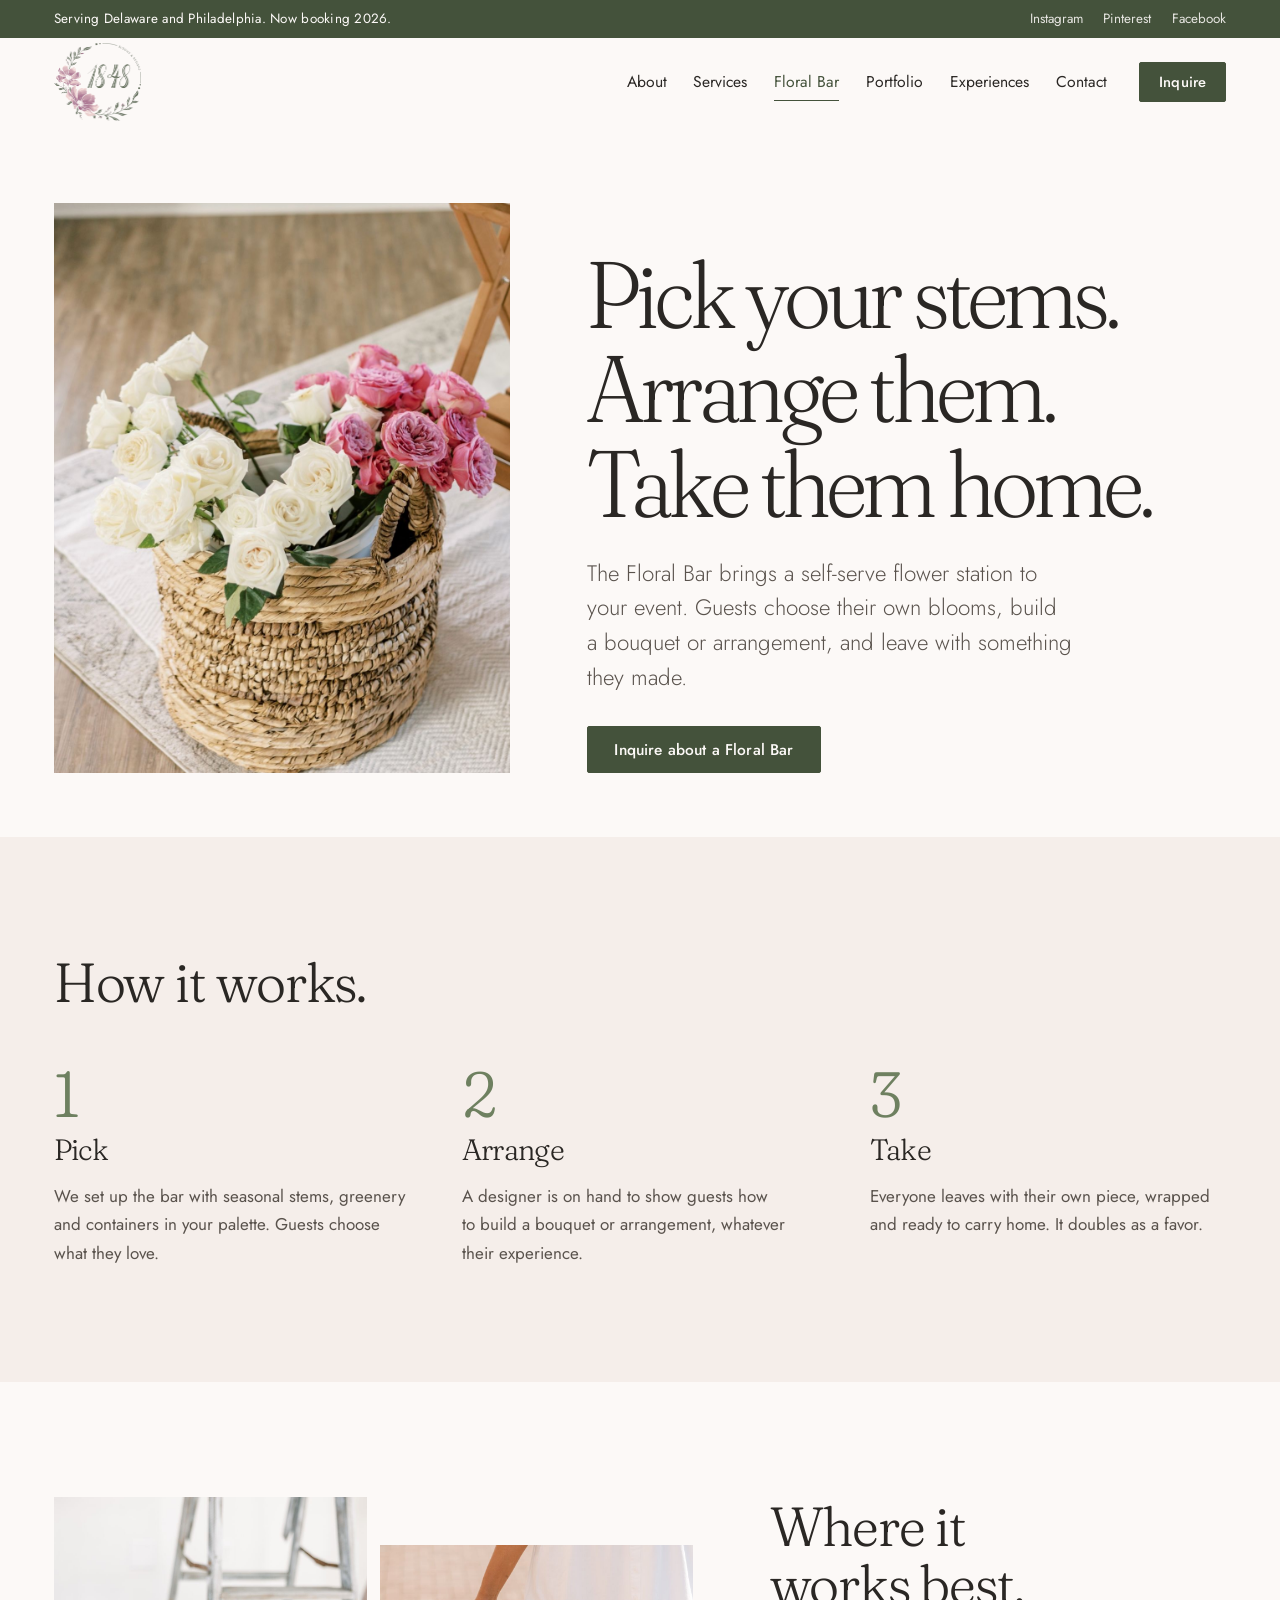
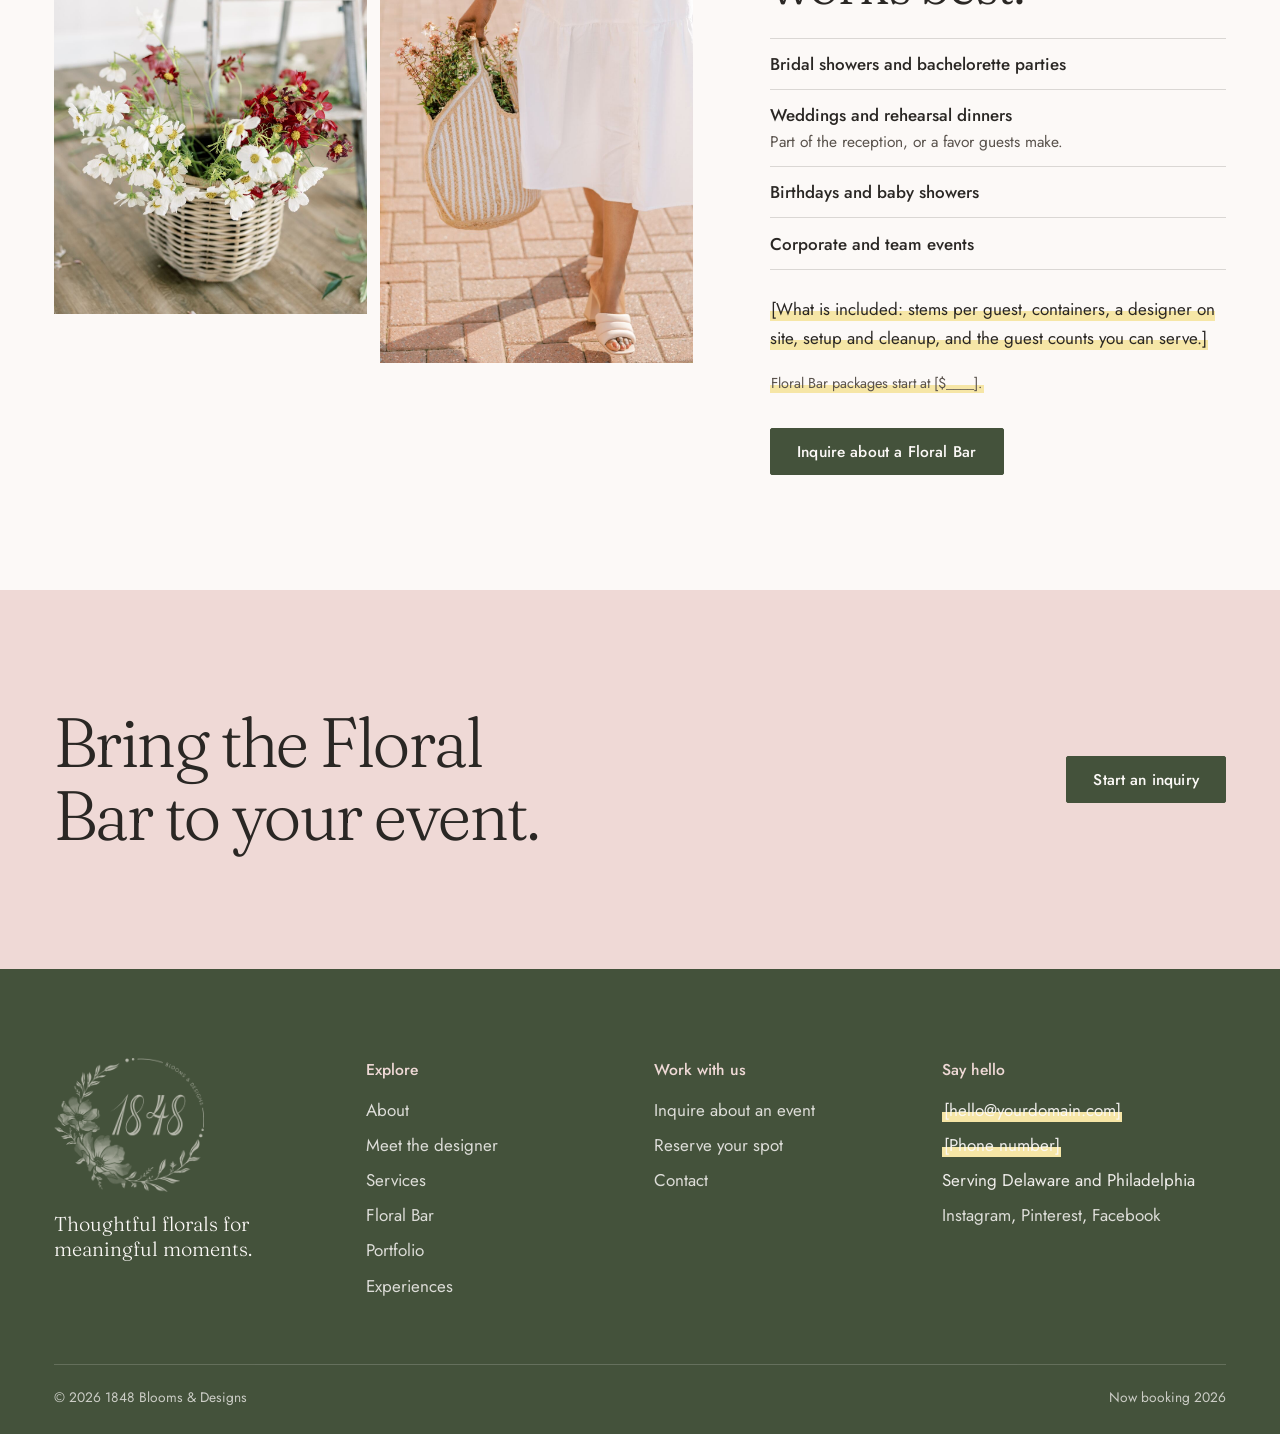
<file: floral-bar.html>
<!doctype html>
<html lang="en">
<head>
<meta charset="utf-8">
<meta name="viewport" content="width=device-width, initial-scale=1">
<title>Floral Bar | 1848 Blooms &amp; Designs</title>
<meta name="description" content="The Floral Bar by 1848 Blooms &amp; Designs: a self-serve flower station where guests pick stems, arrange them and take them home.">

<meta property="og:title" content="Floral Bar | 1848 Blooms &amp; Designs">
<meta property="og:description" content="The Floral Bar by 1848 Blooms &amp; Designs: a self-serve flower station where guests pick stems, arrange them and take them home.">
<meta property="og:type" content="website">
<meta property="og:image" content="assets/img/home-banner.jpg">
<meta name="theme-color" content="#44523B">
<link rel="icon" type="image/png" href="assets/favicon.png">
<link rel="preload" href="assets/fonts/fraunces.woff2" as="font" type="font/woff2" crossorigin>
<link rel="preload" href="assets/fonts/jost-400.woff2" as="font" type="font/woff2" crossorigin>
<link rel="stylesheet" href="assets/site.css">
</head>
<body>
<a class="skip" href="#main">Skip to content</a>
<header class="site-header">
  <div class="topbar"><div class="wrap"><p>Serving Delaware and Philadelphia. Now booking 2026.</p><nav aria-label="Social media"><a href="#" aria-label="Instagram">Instagram</a><a href="#" aria-label="Pinterest">Pinterest</a><a href="#" aria-label="Facebook">Facebook</a></nav></div></div>
  <div class="bar"><div class="wrap">
    <a class="brand" href="index.html" aria-label="1848 Blooms &amp; Designs, home"><img src="assets/logo.png" width="88" height="78" alt="1848 Blooms &amp; Designs"></a>
    <nav class="primary" aria-label="Main"><a href="about.html">About</a><a href="services.html">Services</a><a href="floral-bar.html" aria-current="page">Floral Bar</a><a href="portfolio.html">Portfolio</a><a href="experiences.html">Experiences</a><a href="contact.html">Contact</a></nav>
    <a class="btn" href="contact.html">Inquire</a>
    <button class="menu-toggle" type="button" aria-expanded="false" aria-controls="mnav">Menu</button>
  </div></div>
</header>
<nav class="mnav" id="mnav" aria-label="Menu"><a href="index.html">Home</a><a href="about.html">About</a><a href="designer.html">Meet the designer</a><a href="services.html">Services</a><a href="floral-bar.html">Floral Bar</a><a href="portfolio.html">Portfolio</a><a href="experiences.html">Experiences</a><a href="reserve.html">Reserve your spot</a><a href="contact.html">Contact</a><a class="btn" href="contact.html">Inquire about your event</a></nav>
<main id="main">

<section class="page-head page-head--flip">
  <div class="wrap grid">
    <figure><img src="assets/img/home-floralbar.jpg" width="1090" height="1600" alt="A woven basket filled with white and hot pink roses" fetchpriority="high" ></figure>
    <div>
      <h1>Pick your stems. Arrange them. Take them home.</h1>
      <p class="lede">The Floral Bar brings a self-serve flower station to your event. Guests choose their own blooms, build a bouquet or arrangement, and leave with something they made.</p>
      <div class="btn-row"><a class="btn" href="contact.html">Inquire about a Floral Bar</a></div>
    </div>
  </div>
</section>

<section class="section band-paper2">
  <div class="wrap">
    <h2 style="margin-bottom:clamp(2rem,4vw,3.5rem)">How it works.</h2>
    <ol class="three steps" style="display:grid">
      <li style="display:block;border:0;padding:0"><h3>Pick</h3><p>We set up the bar with seasonal stems, greenery and containers in your palette. Guests choose what they love.</p></li>
      <li style="display:block;border:0;padding:0"><h3>Arrange</h3><p>A designer is on hand to show guests how to build a bouquet or arrangement, whatever their experience.</p></li>
      <li style="display:block;border:0;padding:0"><h3>Take</h3><p>Everyone leaves with their own piece, wrapped and ready to carry home. It doubles as a favor.</p></li>
    </ol>
  </div>
</section>

<section class="section">
  <div class="wrap split split--top">
    <div class="stack-2">
      <img src="assets/img/ladder-daisies.jpg" width="1067" height="1600" alt="Daisies and cosmos in a woven basket at the foot of a wooden ladder" loading="lazy" decoding="async" >
      <img src="assets/img/basket-walk.jpg" width="1067" height="1600" alt="A woman in a white dress walking with a striped basket of wildflowers" loading="lazy" decoding="async" >
    </div>
    <div class="copy">
      <h2>Where it works best.</h2>
      <ul class="tick" style="margin-top:1.5rem">
        <li><strong>Bridal showers and bachelorette parties</strong></li>
        <li><strong>Weddings and rehearsal dinners</strong><span>Part of the reception, or a favor guests make.</span></li>
        <li><strong>Birthdays and baby showers</strong></li>
        <li><strong>Corporate and team events</strong></li>
      </ul>
      <p style="margin-top:1.6rem"><span class="ph">[What is included: stems per guest, containers, a designer on site, setup and cleanup, and the guest counts you can serve.]</span></p>
      <p class="small"><span class="ph">Floral Bar packages start at [$____].</span></p>
      <div class="btn-row"><a class="btn" href="contact.html">Inquire about a Floral Bar</a></div>
    </div>
  </div>
</section>

<section class="section band-petal">
  <div class="wrap closer">
    <h2>Bring the Floral Bar to your event.</h2>
    <div class="btn-row"><a class="btn" href="contact.html">Start an inquiry</a></div>
  </div>
</section>

</main>
<footer class="site-footer">
  <div class="wrap">
    <div class="foot">
      <div>
        <img src="assets/logo-light.png" width="150" height="133" alt="1848 Blooms &amp; Designs" loading="lazy">
        <p class="tag">Thoughtful florals for meaningful moments.</p>
      </div>
      <div>
        <h4>Explore</h4>
        <ul>
          <li><a href="about.html">About</a></li>
          <li><a href="designer.html">Meet the designer</a></li>
          <li><a href="services.html">Services</a></li>
          <li><a href="floral-bar.html">Floral Bar</a></li>
          <li><a href="portfolio.html">Portfolio</a></li>
          <li><a href="experiences.html">Experiences</a></li>
        </ul>
      </div>
      <div>
        <h4>Work with us</h4>
        <ul>
          <li><a href="contact.html">Inquire about an event</a></li>
          <li><a href="reserve.html">Reserve your spot</a></li>
          <li><a href="contact.html">Contact</a></li>
        </ul>
      </div>
      <div>
        <h4>Say hello</h4>
        <ul>
          <li><span class="ph">[hello@yourdomain.com]</span></li>
          <li><span class="ph">[Phone number]</span></li>
          <li>Serving Delaware and Philadelphia</li>
          <li><a href="#">Instagram</a>, <a href="#">Pinterest</a>, <a href="#">Facebook</a></li>
        </ul>
      </div>
    </div>
    <div class="legal"><span>&copy; <span data-year>2026</span> 1848 Blooms &amp; Designs</span><span>Now booking 2026</span></div>
  </div>
</footer>
<script src="assets/site.js"></script>
</body>
</html>
</file>
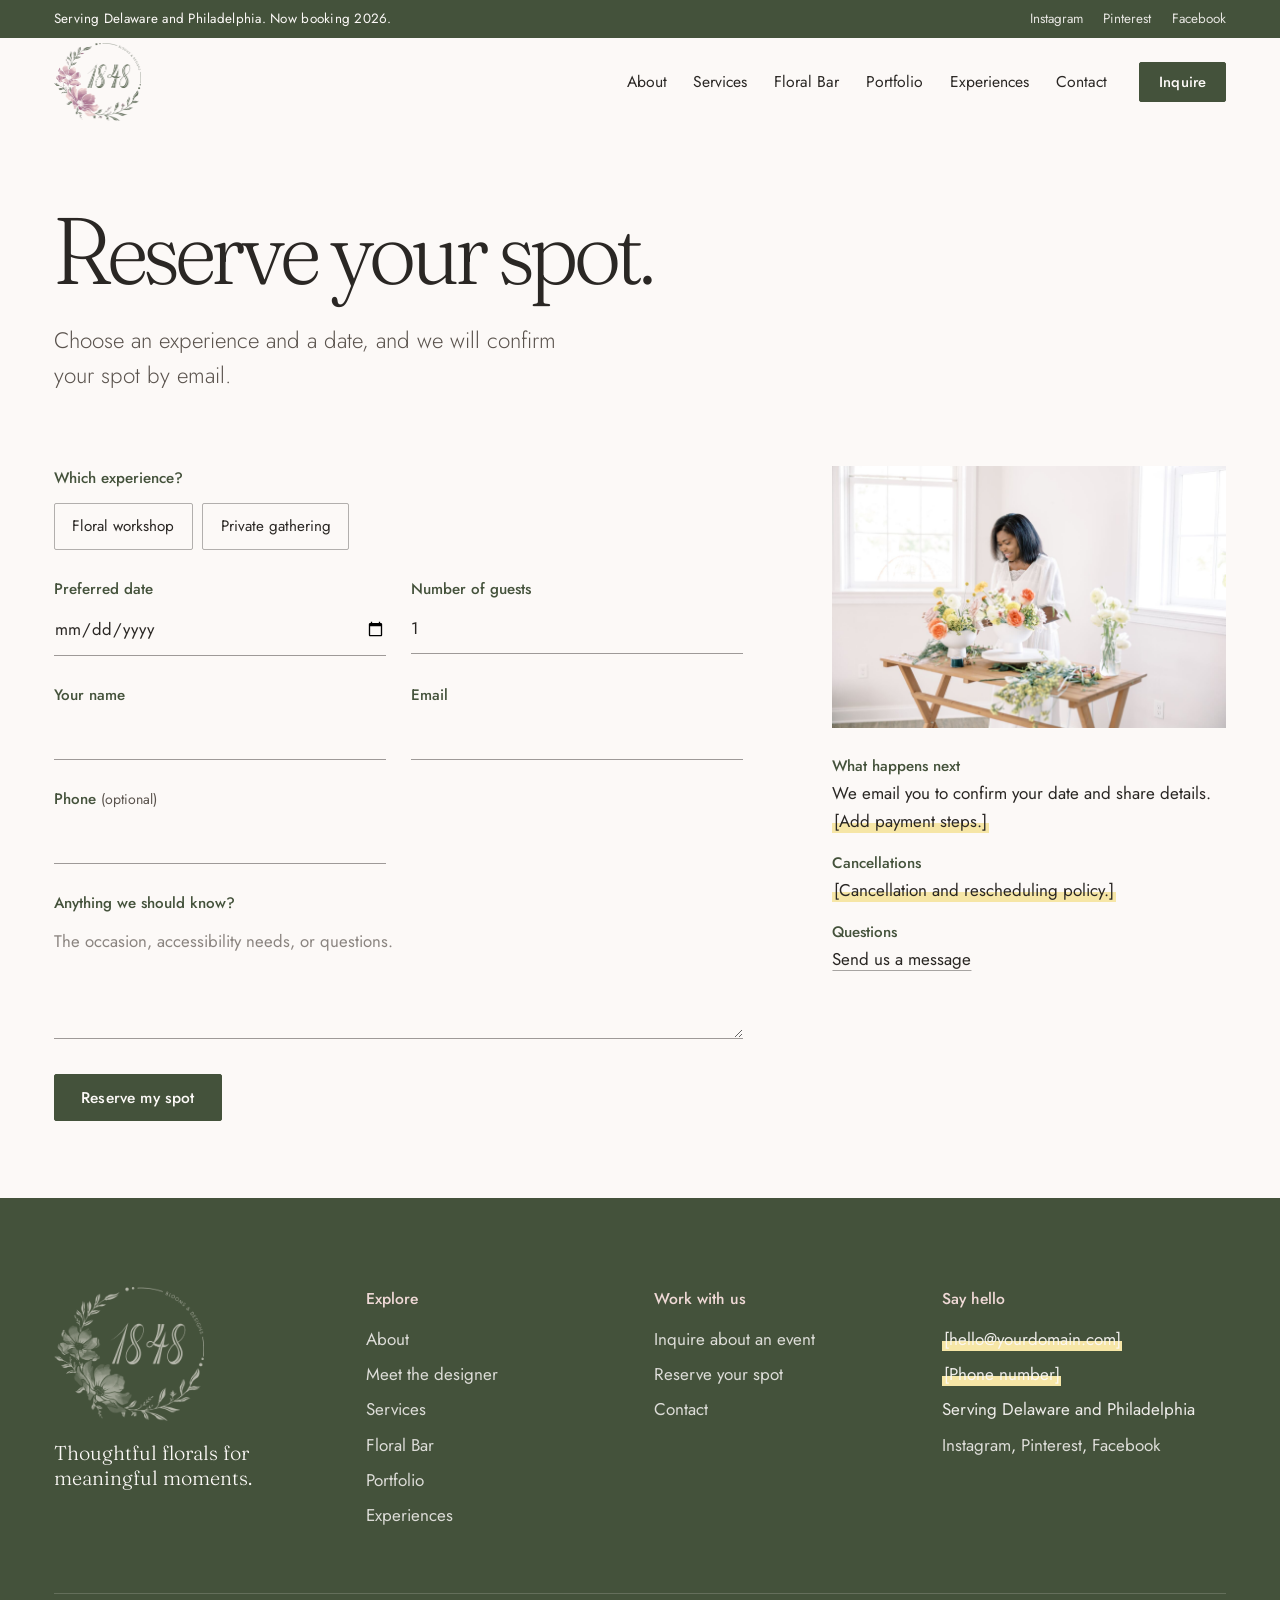
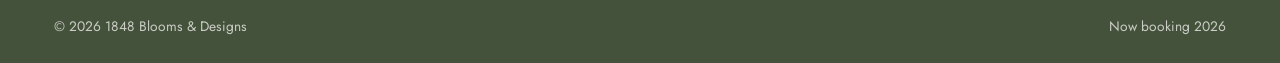
<file: reserve.html>
<!doctype html>
<html lang="en">
<head>
<meta charset="utf-8">
<meta name="viewport" content="width=device-width, initial-scale=1">
<title>Reserve your spot | 1848 Blooms &amp; Designs</title>
<meta name="description" content="Reserve a spot in a floral workshop or private gathering with 1848 Blooms &amp; Designs.">

<meta property="og:title" content="Reserve your spot | 1848 Blooms &amp; Designs">
<meta property="og:description" content="Reserve a spot in a floral workshop or private gathering with 1848 Blooms &amp; Designs.">
<meta property="og:type" content="website">
<meta property="og:image" content="assets/img/home-banner.jpg">
<meta name="theme-color" content="#44523B">
<link rel="icon" type="image/png" href="assets/favicon.png">
<link rel="preload" href="assets/fonts/fraunces.woff2" as="font" type="font/woff2" crossorigin>
<link rel="preload" href="assets/fonts/jost-400.woff2" as="font" type="font/woff2" crossorigin>
<link rel="stylesheet" href="assets/site.css">
</head>
<body>
<a class="skip" href="#main">Skip to content</a>
<header class="site-header">
  <div class="topbar"><div class="wrap"><p>Serving Delaware and Philadelphia. Now booking 2026.</p><nav aria-label="Social media"><a href="#" aria-label="Instagram">Instagram</a><a href="#" aria-label="Pinterest">Pinterest</a><a href="#" aria-label="Facebook">Facebook</a></nav></div></div>
  <div class="bar"><div class="wrap">
    <a class="brand" href="index.html" aria-label="1848 Blooms &amp; Designs, home"><img src="assets/logo.png" width="88" height="78" alt="1848 Blooms &amp; Designs"></a>
    <nav class="primary" aria-label="Main"><a href="about.html">About</a><a href="services.html">Services</a><a href="floral-bar.html">Floral Bar</a><a href="portfolio.html">Portfolio</a><a href="experiences.html">Experiences</a><a href="contact.html">Contact</a></nav>
    <a class="btn" href="contact.html">Inquire</a>
    <button class="menu-toggle" type="button" aria-expanded="false" aria-controls="mnav">Menu</button>
  </div></div>
</header>
<nav class="mnav" id="mnav" aria-label="Menu"><a href="index.html">Home</a><a href="about.html">About</a><a href="designer.html">Meet the designer</a><a href="services.html">Services</a><a href="floral-bar.html">Floral Bar</a><a href="portfolio.html">Portfolio</a><a href="experiences.html">Experiences</a><a href="reserve.html">Reserve your spot</a><a href="contact.html">Contact</a><a class="btn" href="contact.html">Inquire about your event</a></nav>
<main id="main">

<section class="page-head" style="padding-bottom:clamp(2rem,4vw,3rem)">
  <div class="wrap">
    <h1>Reserve your spot.</h1>
    <p class="lede">Choose an experience and a date, and we will confirm your spot by email.</p>
  </div>
</section>

<section class="section section--tight" style="padding-top:clamp(1rem,2vw,2rem)">
  <div class="wrap form-grid">
    <form class="form" data-form="reservation" novalidate>
      <fieldset class="field full" style="border:0;padding:0;margin:0">
        <legend>Which experience?</legend>
        <div class="choice" style="margin-top:.6rem">
          <label><input type="radio" name="experience" value="workshop" required><span>Floral workshop</span></label>
          <label><input type="radio" name="experience" value="private"><span>Private gathering</span></label>
        </div>
        <p class="err">Choose an experience.</p>
      </fieldset>
      <div class="field"><label for="rdate">Preferred date</label><input id="rdate" name="preferred_date" type="date" required><p class="err">Choose a date.</p></div>
      <div class="field"><label for="rguests">Number of guests</label><input id="rguests" name="guests" type="number" min="1" value="1" inputmode="numeric" required><p class="err">Enter how many guests.</p></div>
      <div class="field"><label for="rname">Your name</label><input id="rname" name="name" autocomplete="name" required><p class="err">Enter your name.</p></div>
      <div class="field"><label for="remail">Email</label><input id="remail" name="email" type="email" autocomplete="email" required><p class="err">Enter a valid email address.</p></div>
      <div class="field"><label for="rphone">Phone <span class="hint">(optional)</span></label><input id="rphone" name="phone" type="tel" autocomplete="tel"></div>
      <div class="field full"><label for="rnotes">Anything we should know?</label><textarea id="rnotes" name="notes" placeholder="The occasion, accessibility needs, or questions."></textarea></div>
      <div class="hp" aria-hidden="true"><label>Leave this empty<input name="website" tabindex="-1" autocomplete="off"></label></div>
      <div class="notice" role="status"></div>
      <button class="btn" type="submit">Reserve my spot</button>
    </form>

    <aside class="aside">
      <img src="assets/img/designer-making.jpg" width="1600" height="1067" alt="A designer arranging flowers in white bowls at a wooden table" loading="lazy" decoding="async" style="aspect-ratio:3/2;object-position:35% 50%">
      <dl>
        <div><dt>What happens next</dt><dd>We email you to confirm your date and share details. <span class="ph">[Add payment steps.]</span></dd></div>
        <div><dt>Cancellations</dt><dd><span class="ph">[Cancellation and rescheduling policy.]</span></dd></div>
        <div><dt>Questions</dt><dd><a class="link" href="contact.html">Send us a message</a></dd></div>
      </dl>
    </aside>
  </div>
</section>

</main>
<footer class="site-footer">
  <div class="wrap">
    <div class="foot">
      <div>
        <img src="assets/logo-light.png" width="150" height="133" alt="1848 Blooms &amp; Designs" loading="lazy">
        <p class="tag">Thoughtful florals for meaningful moments.</p>
      </div>
      <div>
        <h4>Explore</h4>
        <ul>
          <li><a href="about.html">About</a></li>
          <li><a href="designer.html">Meet the designer</a></li>
          <li><a href="services.html">Services</a></li>
          <li><a href="floral-bar.html">Floral Bar</a></li>
          <li><a href="portfolio.html">Portfolio</a></li>
          <li><a href="experiences.html">Experiences</a></li>
        </ul>
      </div>
      <div>
        <h4>Work with us</h4>
        <ul>
          <li><a href="contact.html">Inquire about an event</a></li>
          <li><a href="reserve.html">Reserve your spot</a></li>
          <li><a href="contact.html">Contact</a></li>
        </ul>
      </div>
      <div>
        <h4>Say hello</h4>
        <ul>
          <li><span class="ph">[hello@yourdomain.com]</span></li>
          <li><span class="ph">[Phone number]</span></li>
          <li>Serving Delaware and Philadelphia</li>
          <li><a href="#">Instagram</a>, <a href="#">Pinterest</a>, <a href="#">Facebook</a></li>
        </ul>
      </div>
    </div>
    <div class="legal"><span>&copy; <span data-year>2026</span> 1848 Blooms &amp; Designs</span><span>Now booking 2026</span></div>
  </div>
</footer>
<script src="assets/site.js"></script>
</body>
</html>
</file>
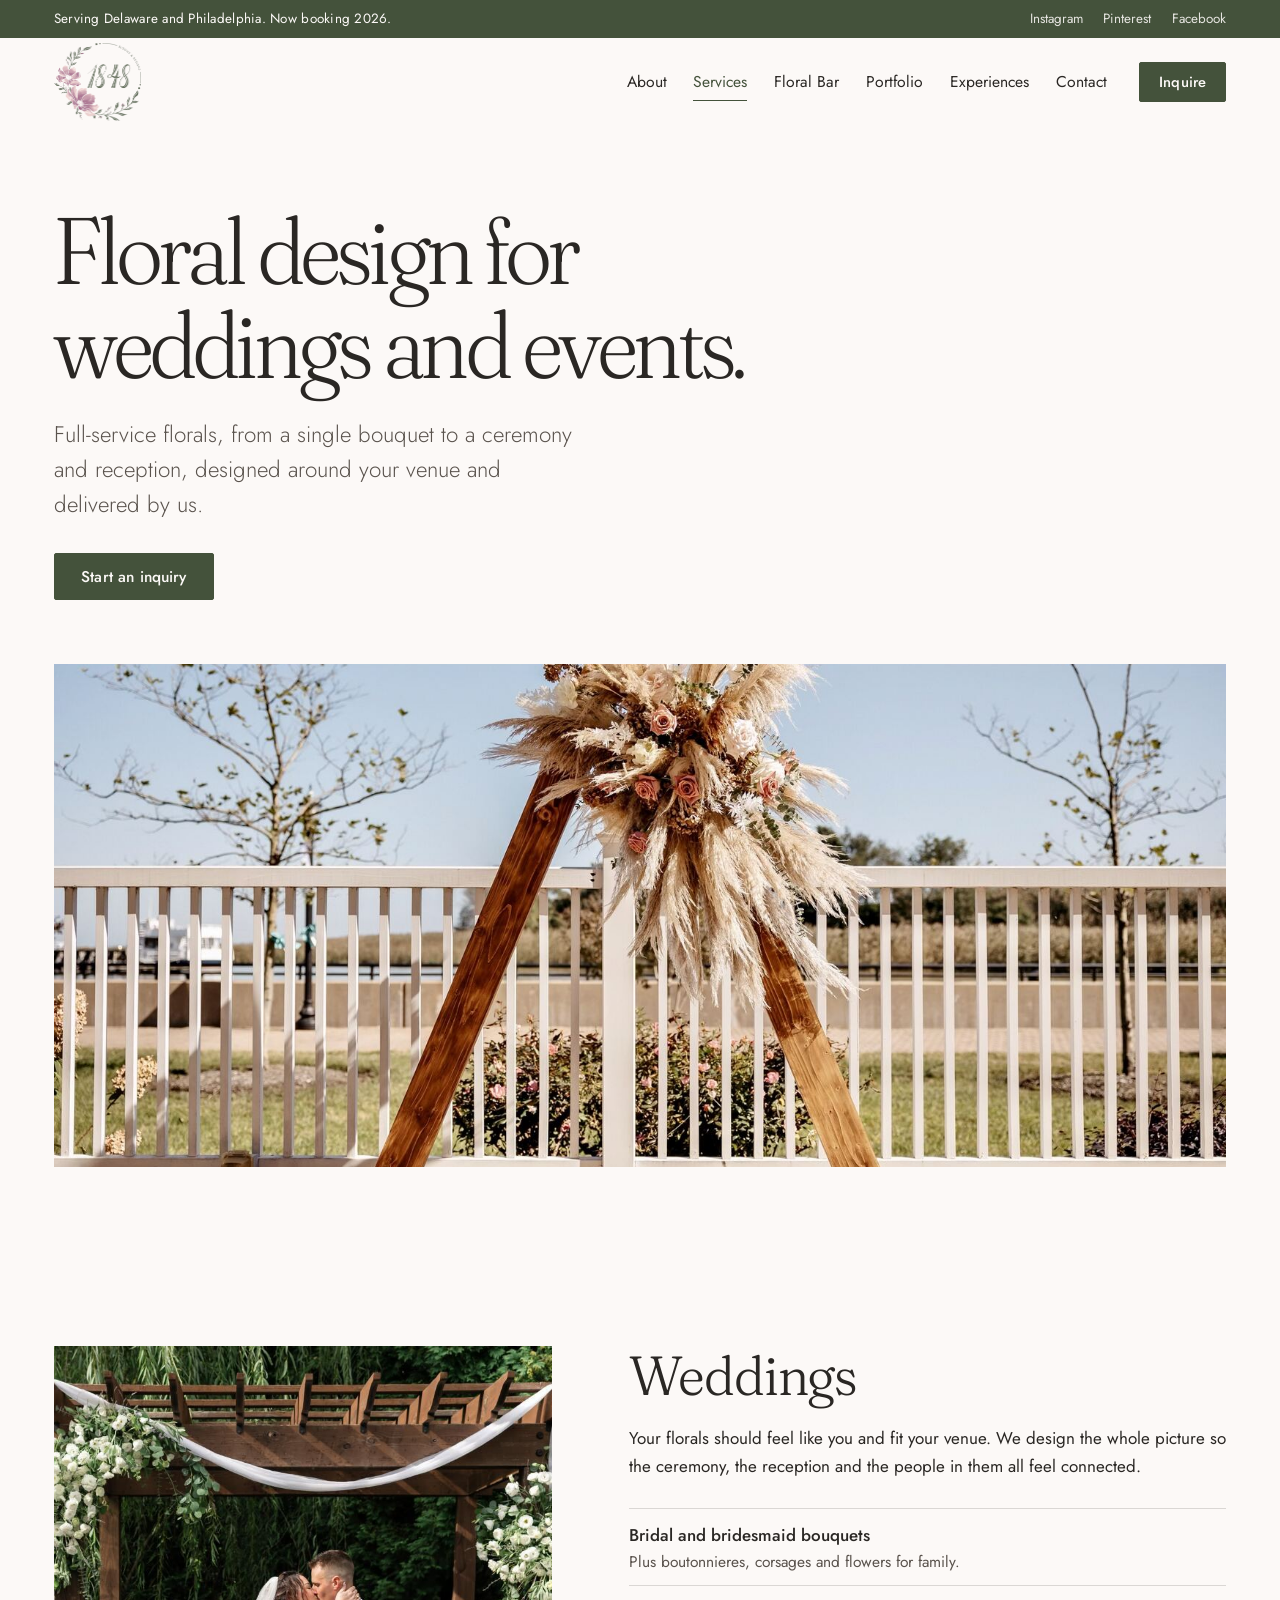
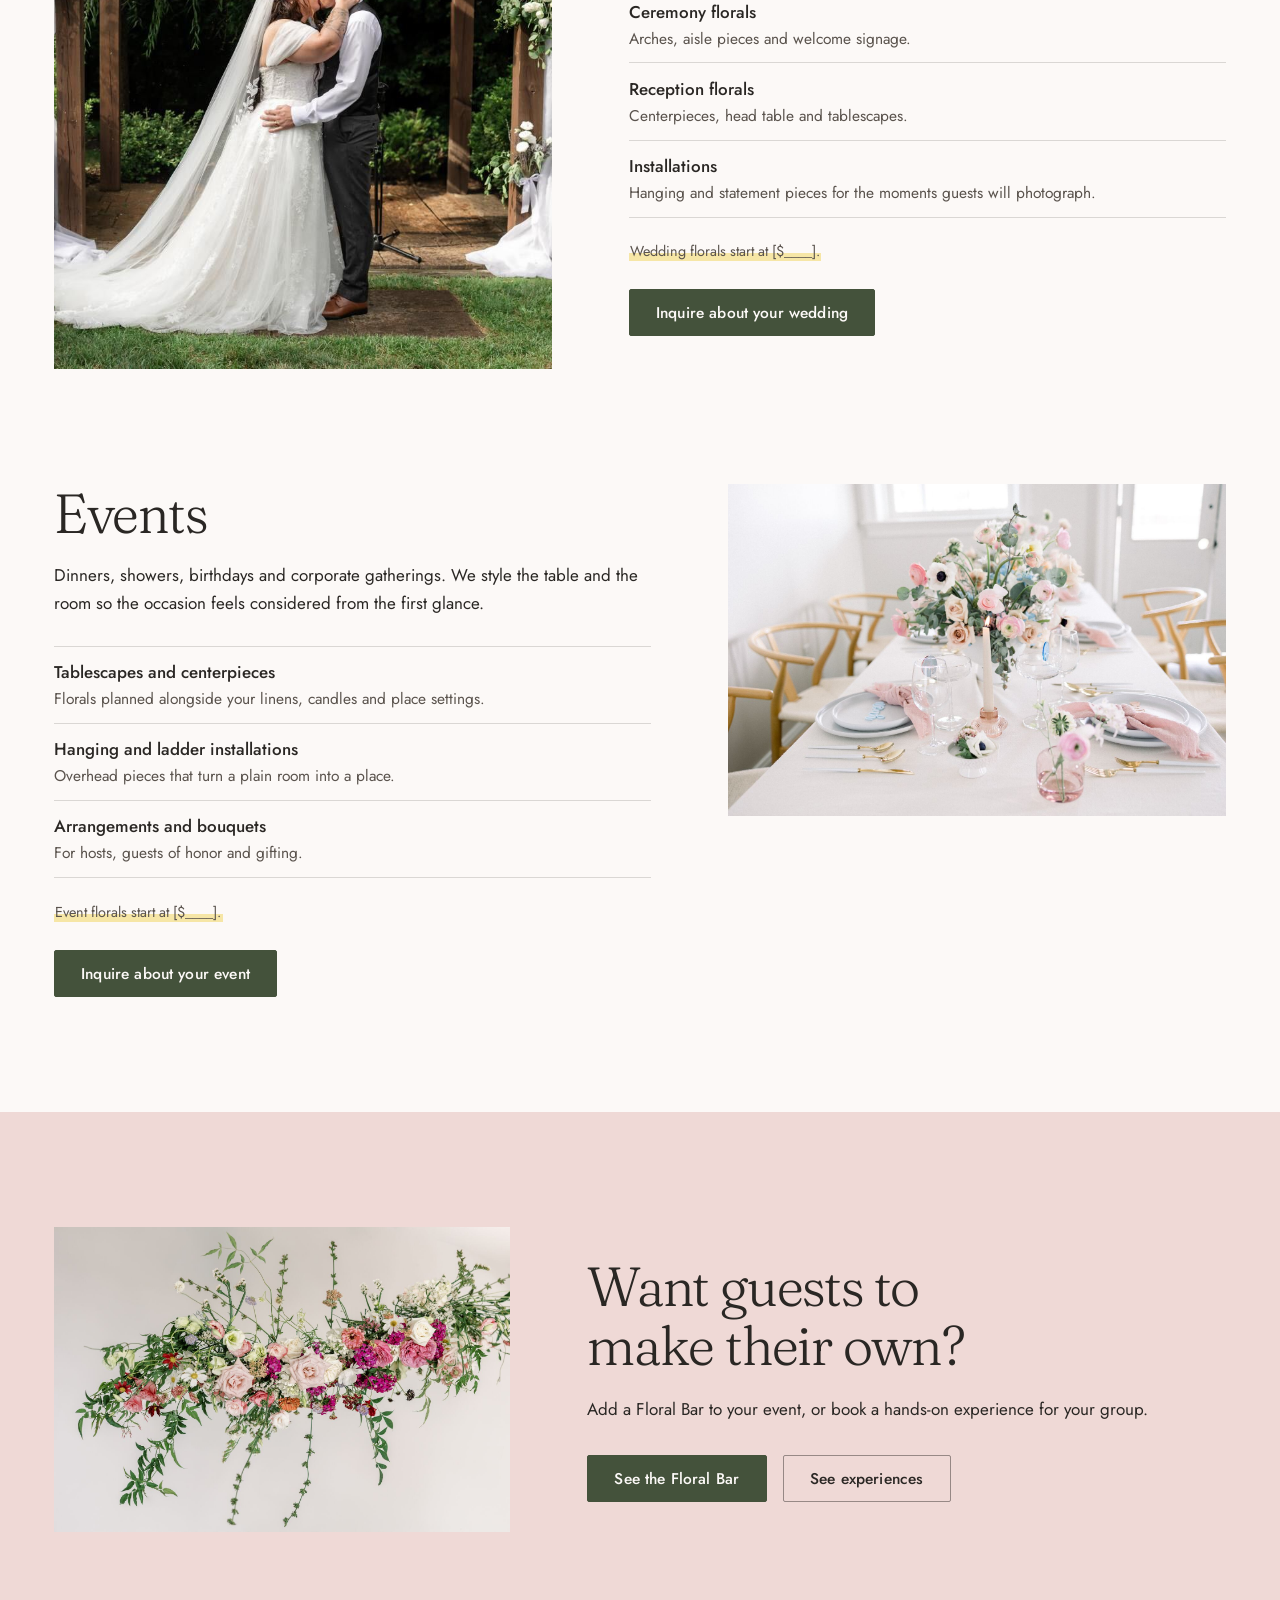
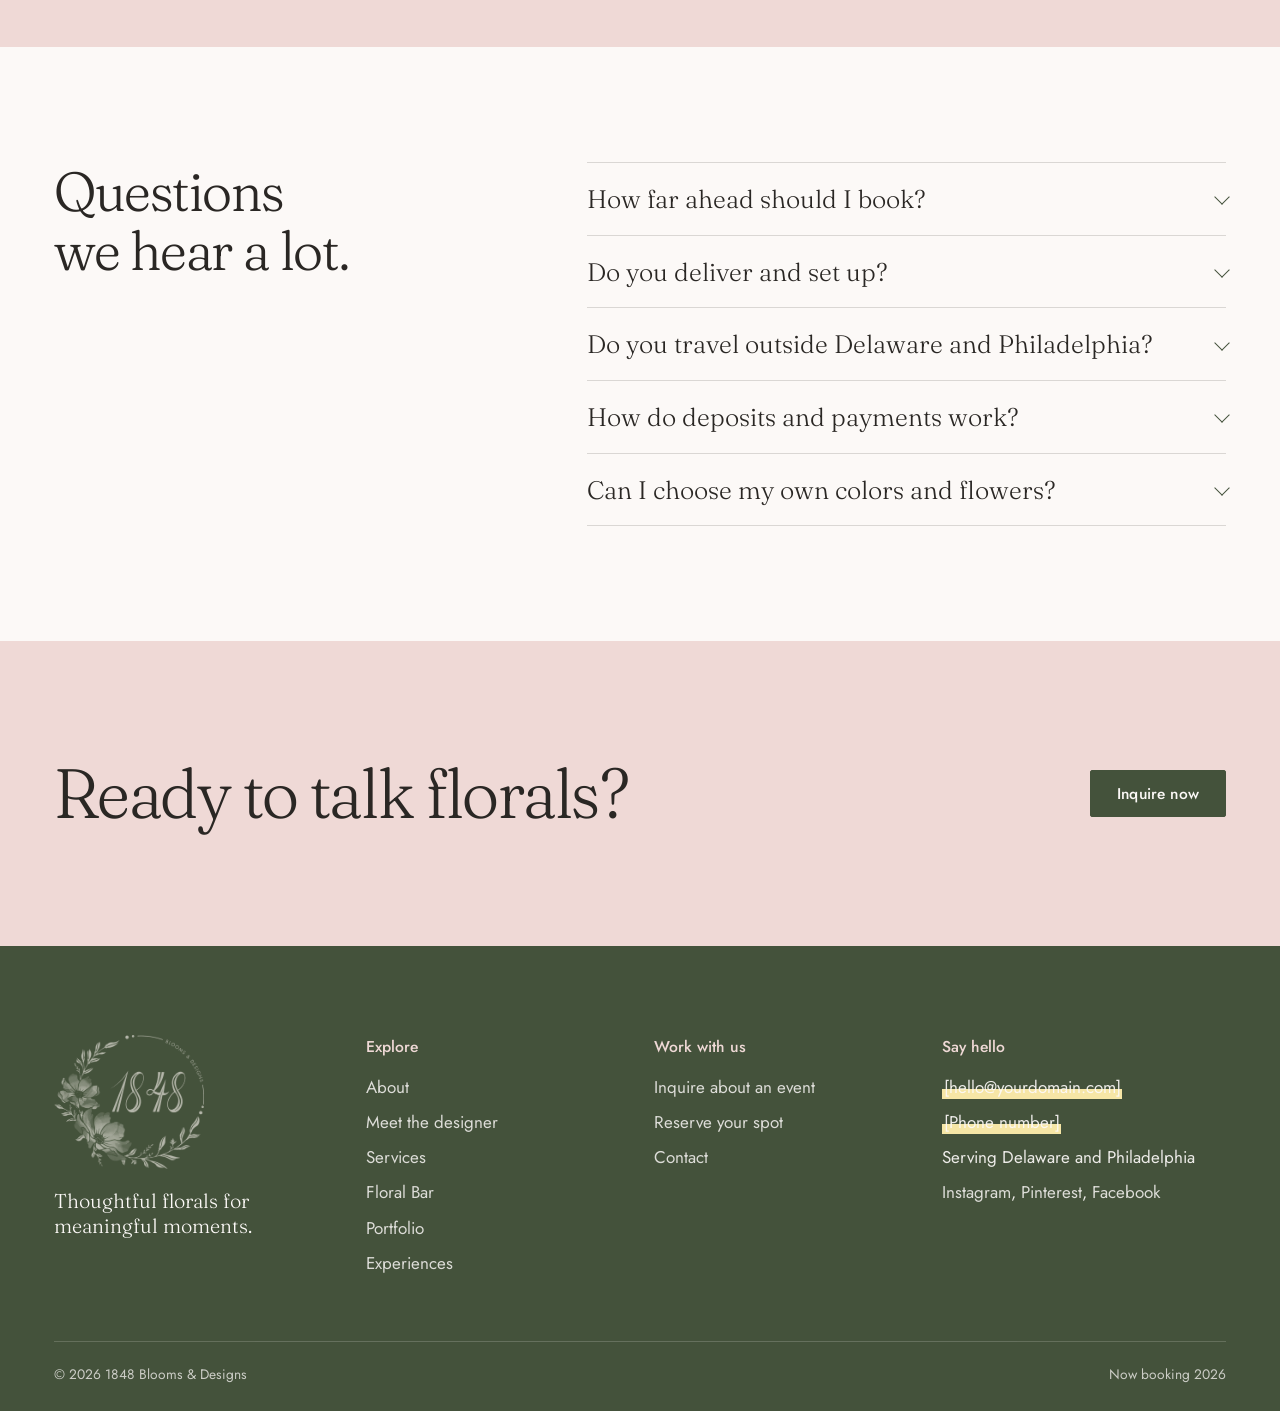
<file: services.html>
<!doctype html>
<html lang="en">
<head>
<meta charset="utf-8">
<meta name="viewport" content="width=device-width, initial-scale=1">
<title>Services | 1848 Blooms &amp; Designs</title>
<meta name="description" content="Wedding and event floral design in Delaware and Philadelphia: bouquets, ceremony florals, reception florals and installations.">

<meta property="og:title" content="Services | 1848 Blooms &amp; Designs">
<meta property="og:description" content="Wedding and event floral design in Delaware and Philadelphia: bouquets, ceremony florals, reception florals and installations.">
<meta property="og:type" content="website">
<meta property="og:image" content="assets/img/home-banner.jpg">
<meta name="theme-color" content="#44523B">
<link rel="icon" type="image/png" href="assets/favicon.png">
<link rel="preload" href="assets/fonts/fraunces.woff2" as="font" type="font/woff2" crossorigin>
<link rel="preload" href="assets/fonts/jost-400.woff2" as="font" type="font/woff2" crossorigin>
<link rel="stylesheet" href="assets/site.css">
</head>
<body>
<a class="skip" href="#main">Skip to content</a>
<header class="site-header">
  <div class="topbar"><div class="wrap"><p>Serving Delaware and Philadelphia. Now booking 2026.</p><nav aria-label="Social media"><a href="#" aria-label="Instagram">Instagram</a><a href="#" aria-label="Pinterest">Pinterest</a><a href="#" aria-label="Facebook">Facebook</a></nav></div></div>
  <div class="bar"><div class="wrap">
    <a class="brand" href="index.html" aria-label="1848 Blooms &amp; Designs, home"><img src="assets/logo.png" width="88" height="78" alt="1848 Blooms &amp; Designs"></a>
    <nav class="primary" aria-label="Main"><a href="about.html">About</a><a href="services.html" aria-current="page">Services</a><a href="floral-bar.html">Floral Bar</a><a href="portfolio.html">Portfolio</a><a href="experiences.html">Experiences</a><a href="contact.html">Contact</a></nav>
    <a class="btn" href="contact.html">Inquire</a>
    <button class="menu-toggle" type="button" aria-expanded="false" aria-controls="mnav">Menu</button>
  </div></div>
</header>
<nav class="mnav" id="mnav" aria-label="Menu"><a href="index.html">Home</a><a href="about.html">About</a><a href="designer.html">Meet the designer</a><a href="services.html">Services</a><a href="floral-bar.html">Floral Bar</a><a href="portfolio.html">Portfolio</a><a href="experiences.html">Experiences</a><a href="reserve.html">Reserve your spot</a><a href="contact.html">Contact</a><a class="btn" href="contact.html">Inquire about your event</a></nav>
<main id="main">

<section class="page-head">
  <div class="wrap">
    <h1>Floral design for weddings and events.</h1>
    <p class="lede">Full-service florals, from a single bouquet to a ceremony and reception, designed around your venue and delivered by us.</p>
    <div class="btn-row"><a class="btn" href="contact.html">Start an inquiry</a></div>
    <div class="wide"><img src="assets/img/arch-pampas.jpg" width="1600" height="1066" alt="A wooden triangle ceremony arch dressed with pampas grass and dried flowers on a deck" fetchpriority="high" ></div>
  </div>
</section>

<section class="section" id="weddings">
  <div class="wrap">
    <div class="service">
      <figure><img src="assets/img/kiss-arch.jpg" width="871" height="934" alt="A couple kissing under a wooden arch draped in white fabric and white flowers" loading="lazy" decoding="async" ></figure>
      <div>
        <h2>Weddings</h2>
        <p>Your florals should feel like you and fit your venue. We design the whole picture so the ceremony, the reception and the people in them all feel connected.</p>
        <ul class="tick">
          <li><strong>Bridal and bridesmaid bouquets</strong><span>Plus boutonnieres, corsages and flowers for family.</span></li>
          <li><strong>Ceremony florals</strong><span>Arches, aisle pieces and welcome signage.</span></li>
          <li><strong>Reception florals</strong><span>Centerpieces, head table and tablescapes.</span></li>
          <li><strong>Installations</strong><span>Hanging and statement pieces for the moments guests will photograph.</span></li>
        </ul>
        <p class="small" style="margin-top:1.4rem"><span class="ph">Wedding florals start at [$____].</span></p>
        <div class="btn-row" style="margin-top:1.6rem"><a class="btn" href="contact.html">Inquire about your wedding</a></div>
      </div>
    </div>

    <div class="service service--flip" id="events">
      <figure class="land"><img src="assets/img/pastel-table-c.jpg" width="1600" height="1067" alt="A pastel table with a tall arrangement of pink and white flowers, pink napkins and gold flatware" loading="lazy" decoding="async" ></figure>
      <div>
        <h2>Events</h2>
        <p>Dinners, showers, birthdays and corporate gatherings. We style the table and the room so the occasion feels considered from the first glance.</p>
        <ul class="tick">
          <li><strong>Tablescapes and centerpieces</strong><span>Florals planned alongside your linens, candles and place settings.</span></li>
          <li><strong>Hanging and ladder installations</strong><span>Overhead pieces that turn a plain room into a place.</span></li>
          <li><strong>Arrangements and bouquets</strong><span>For hosts, guests of honor and gifting.</span></li>
        </ul>
        <p class="small" style="margin-top:1.4rem"><span class="ph">Event florals start at [$____].</span></p>
        <div class="btn-row" style="margin-top:1.6rem"><a class="btn" href="contact.html">Inquire about your event</a></div>
      </div>
    </div>
  </div>
</section>

<section class="section band-petal">
  <div class="wrap split split--flip" style="align-items:center">
    <figure><img src="assets/img/installation-hanging.jpg" width="1600" height="1067" alt="A long hanging floral installation of pink, magenta and white flowers with trailing greenery" loading="lazy" decoding="async" ></figure>
    <div class="copy">
      <h2>Want guests to make their own?</h2>
      <p>Add a Floral Bar to your event, or book a hands-on experience for your group.</p>
      <div class="btn-row"><a class="btn" href="floral-bar.html">See the Floral Bar</a><a class="btn btn--ghost" href="experiences.html">See experiences</a></div>
    </div>
  </div>
</section>

<section class="section">
  <div class="wrap split split--top split--57">
    <h2>Questions we hear a lot.</h2>
    <div class="faq">
      <details><summary>How far ahead should I book?</summary><div><p class="ph">[Answer: for example, how many months ahead for weddings and how many weeks for events.]</p></div></details>
      <details><summary>Do you deliver and set up?</summary><div><p class="ph">[Answer: delivery and setup details, and any fees.]</p></div></details>
      <details><summary>Do you travel outside Delaware and Philadelphia?</summary><div><p class="ph">[Answer: travel radius and travel fees.]</p></div></details>
      <details><summary>How do deposits and payments work?</summary><div><p class="ph">[Answer: deposit amount, payment schedule and accepted payment methods.]</p></div></details>
      <details><summary>Can I choose my own colors and flowers?</summary><div><p class="ph">[Answer: how much of the palette is the client’s call, and how seasonality affects it.]</p></div></details>
    </div>
  </div>
</section>

<section class="section band-petal">
  <div class="wrap closer">
    <h2>Ready to talk florals?</h2>
    <div class="btn-row"><a class="btn" href="contact.html">Inquire now</a></div>
  </div>
</section>

</main>
<footer class="site-footer">
  <div class="wrap">
    <div class="foot">
      <div>
        <img src="assets/logo-light.png" width="150" height="133" alt="1848 Blooms &amp; Designs" loading="lazy">
        <p class="tag">Thoughtful florals for meaningful moments.</p>
      </div>
      <div>
        <h4>Explore</h4>
        <ul>
          <li><a href="about.html">About</a></li>
          <li><a href="designer.html">Meet the designer</a></li>
          <li><a href="services.html">Services</a></li>
          <li><a href="floral-bar.html">Floral Bar</a></li>
          <li><a href="portfolio.html">Portfolio</a></li>
          <li><a href="experiences.html">Experiences</a></li>
        </ul>
      </div>
      <div>
        <h4>Work with us</h4>
        <ul>
          <li><a href="contact.html">Inquire about an event</a></li>
          <li><a href="reserve.html">Reserve your spot</a></li>
          <li><a href="contact.html">Contact</a></li>
        </ul>
      </div>
      <div>
        <h4>Say hello</h4>
        <ul>
          <li><span class="ph">[hello@yourdomain.com]</span></li>
          <li><span class="ph">[Phone number]</span></li>
          <li>Serving Delaware and Philadelphia</li>
          <li><a href="#">Instagram</a>, <a href="#">Pinterest</a>, <a href="#">Facebook</a></li>
        </ul>
      </div>
    </div>
    <div class="legal"><span>&copy; <span data-year>2026</span> 1848 Blooms &amp; Designs</span><span>Now booking 2026</span></div>
  </div>
</footer>
<script src="assets/site.js"></script>
</body>
</html>
</file>
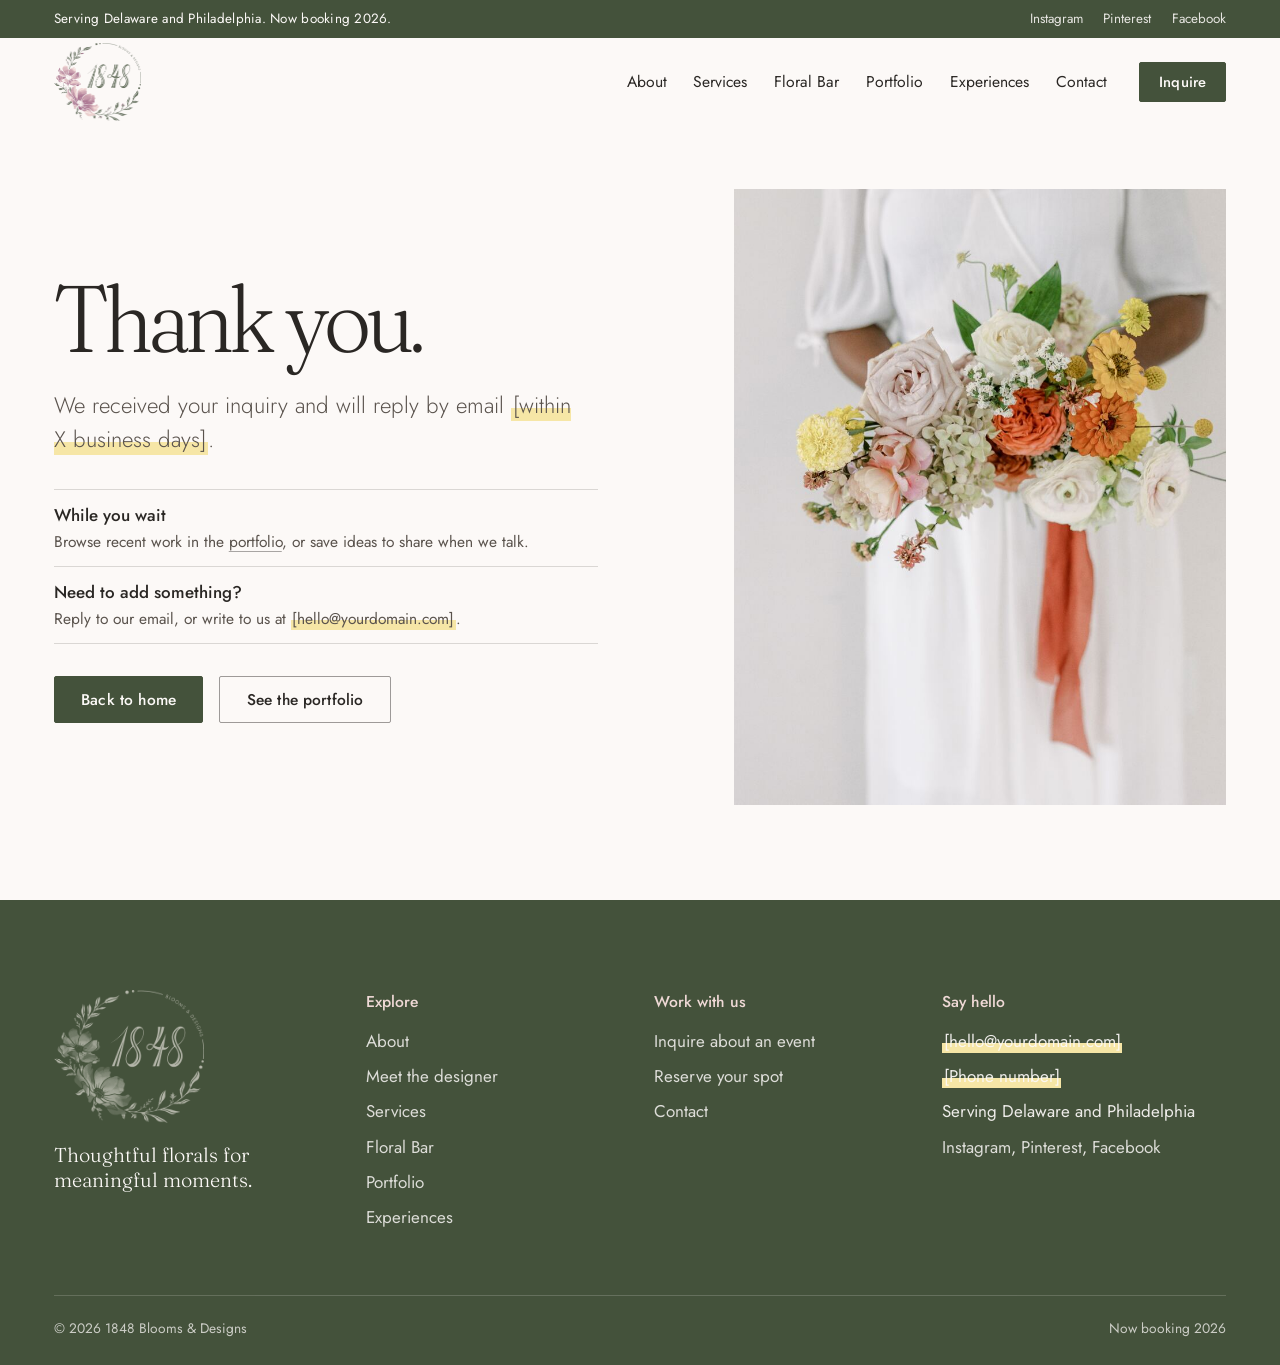
<file: thank-you.html>
<!doctype html>
<html lang="en">
<head>
<meta charset="utf-8">
<meta name="viewport" content="width=device-width, initial-scale=1">
<title>Thank you | 1848 Blooms &amp; Designs</title>
<meta name="description" content="Thank you from 1848 Blooms &amp; Designs.">
<meta name="robots" content="noindex">
<meta property="og:title" content="Thank you | 1848 Blooms &amp; Designs">
<meta property="og:description" content="Thank you from 1848 Blooms &amp; Designs.">
<meta property="og:type" content="website">
<meta property="og:image" content="assets/img/home-banner.jpg">
<meta name="theme-color" content="#44523B">
<link rel="icon" type="image/png" href="assets/favicon.png">
<link rel="preload" href="assets/fonts/fraunces.woff2" as="font" type="font/woff2" crossorigin>
<link rel="preload" href="assets/fonts/jost-400.woff2" as="font" type="font/woff2" crossorigin>
<link rel="stylesheet" href="assets/site.css">
</head>
<body>
<a class="skip" href="#main">Skip to content</a>
<header class="site-header">
  <div class="topbar"><div class="wrap"><p>Serving Delaware and Philadelphia. Now booking 2026.</p><nav aria-label="Social media"><a href="#" aria-label="Instagram">Instagram</a><a href="#" aria-label="Pinterest">Pinterest</a><a href="#" aria-label="Facebook">Facebook</a></nav></div></div>
  <div class="bar"><div class="wrap">
    <a class="brand" href="index.html" aria-label="1848 Blooms &amp; Designs, home"><img src="assets/logo.png" width="88" height="78" alt="1848 Blooms &amp; Designs"></a>
    <nav class="primary" aria-label="Main"><a href="about.html">About</a><a href="services.html">Services</a><a href="floral-bar.html">Floral Bar</a><a href="portfolio.html">Portfolio</a><a href="experiences.html">Experiences</a><a href="contact.html">Contact</a></nav>
    <a class="btn" href="contact.html">Inquire</a>
    <button class="menu-toggle" type="button" aria-expanded="false" aria-controls="mnav">Menu</button>
  </div></div>
</header>
<nav class="mnav" id="mnav" aria-label="Menu"><a href="index.html">Home</a><a href="about.html">About</a><a href="designer.html">Meet the designer</a><a href="services.html">Services</a><a href="floral-bar.html">Floral Bar</a><a href="portfolio.html">Portfolio</a><a href="experiences.html">Experiences</a><a href="reserve.html">Reserve your spot</a><a href="contact.html">Contact</a><a class="btn" href="contact.html">Inquire about your event</a></nav>
<main id="main">

<section class="thanks" data-thanks>
  <div class="wrap grid">
    <div>
      <h1 data-ty-title>Thank you.</h1>
      <p class="lede" data-ty="inquiry" style="margin-top:1.4rem">We received your inquiry and will reply by email <span class="ph">[within X business days]</span>.</p>
      <p class="lede" data-ty="reservation" style="margin-top:1.4rem" hidden>We received your reservation request. We will email you to confirm your spot <span class="ph">[within X business days]</span>.</p>
      <ul class="tick">
        <li><strong>While you wait</strong><span>Browse recent work in the <a class="link" href="portfolio.html">portfolio</a>, or save ideas to share when we talk.</span></li>
        <li><strong>Need to add something?</strong><span>Reply to our email, or write to us at <span class="ph">[hello@yourdomain.com]</span>.</span></li>
      </ul>
      <div class="btn-row" style="margin-top:2rem"><a class="btn" href="index.html">Back to home</a><a class="btn btn--ghost" href="portfolio.html">See the portfolio</a></div>
    </div>
    <figure><img src="assets/img/bouquet-ribbon.jpg" width="1600" height="1067" alt="A pastel and coral bouquet tied with a rust-colored ribbon" loading="lazy" decoding="async" style="aspect-ratio:4/5;object-position:50% 40%"></figure>
  </div>
</section>

</main>
<footer class="site-footer">
  <div class="wrap">
    <div class="foot">
      <div>
        <img src="assets/logo-light.png" width="150" height="133" alt="1848 Blooms &amp; Designs" loading="lazy">
        <p class="tag">Thoughtful florals for meaningful moments.</p>
      </div>
      <div>
        <h4>Explore</h4>
        <ul>
          <li><a href="about.html">About</a></li>
          <li><a href="designer.html">Meet the designer</a></li>
          <li><a href="services.html">Services</a></li>
          <li><a href="floral-bar.html">Floral Bar</a></li>
          <li><a href="portfolio.html">Portfolio</a></li>
          <li><a href="experiences.html">Experiences</a></li>
        </ul>
      </div>
      <div>
        <h4>Work with us</h4>
        <ul>
          <li><a href="contact.html">Inquire about an event</a></li>
          <li><a href="reserve.html">Reserve your spot</a></li>
          <li><a href="contact.html">Contact</a></li>
        </ul>
      </div>
      <div>
        <h4>Say hello</h4>
        <ul>
          <li><span class="ph">[hello@yourdomain.com]</span></li>
          <li><span class="ph">[Phone number]</span></li>
          <li>Serving Delaware and Philadelphia</li>
          <li><a href="#">Instagram</a>, <a href="#">Pinterest</a>, <a href="#">Facebook</a></li>
        </ul>
      </div>
    </div>
    <div class="legal"><span>&copy; <span data-year>2026</span> 1848 Blooms &amp; Designs</span><span>Now booking 2026</span></div>
  </div>
</footer>
<script src="assets/site.js"></script>
</body>
</html>
</file>
<file: assets/site.css>
/* 1848 Blooms & Designs: site styles
   Palette is taken from the logo (olive-sage lettering, orchid petals) and the photography (blush, butter, warm white). */

@font-face{font-family:"Fraunces";src:url(fonts/fraunces.woff2) format("woff2");font-weight:100 900;font-style:normal;font-display:swap}
@font-face{font-family:"Fraunces";src:url(fonts/fraunces-italic.woff2) format("woff2");font-weight:100 900;font-style:italic;font-display:swap}
@font-face{font-family:"Jost";src:url(fonts/jost-300.woff2) format("woff2");font-weight:300;font-style:normal;font-display:swap}
@font-face{font-family:"Jost";src:url(fonts/jost-400.woff2) format("woff2");font-weight:400;font-style:normal;font-display:swap}
@font-face{font-family:"Jost";src:url(fonts/jost-500.woff2) format("woff2");font-weight:500;font-style:normal;font-display:swap}

:root{
  --paper:#FCF9F7;
  --paper-2:#F5EEEA;
  --petal:#EFD9D6;
  --leaf:#6E8060;
  --moss:#44523B;
  --orchid:#9C5B8C;
  --orchid-deep:#7E4572;
  --ink:#2A2724;
  --ink-2:#5A534D;
  --line:rgba(42,39,36,.16);

  --serif:"Fraunces",Georgia,"Times New Roman",serif;
  --sans:"Jost","Helvetica Neue",Arial,sans-serif;

  --pad:clamp(20px,4.2vw,64px);
  --max:1360px;
  --topbar-h:38px;
  --bar-h:88px;
  --head-h:calc(var(--topbar-h) + var(--bar-h));
  --ease:cubic-bezier(.2,.7,.2,1);
}

*,*::before,*::after{box-sizing:border-box}
html{-webkit-text-size-adjust:100%;scroll-behavior:smooth;scroll-padding-top:calc(var(--bar-h) + 16px)}
body{margin:0;background:var(--paper);color:var(--ink);font:400 1.0625rem/1.65 var(--sans);-webkit-font-smoothing:antialiased;text-rendering:optimizeLegibility}
img{display:block;max-width:100%;height:auto}
h1,h2,h3,h4,p,ul,ol,dl,dd,figure{margin:0}
ul,ol{padding:0;list-style:none}
a{color:inherit}
button,input,select,textarea{font:inherit;color:inherit}
:focus-visible{outline:2px solid var(--orchid);outline-offset:3px;border-radius:2px}
.skip{position:absolute;left:-999px;top:8px;background:var(--moss);color:var(--paper);padding:.6em 1em;z-index:100}
.skip:focus{left:8px}
.wrap{width:100%;max-width:calc(var(--max) + var(--pad)*2);margin-inline:auto;padding-inline:var(--pad)}
.vh{position:absolute;width:1px;height:1px;overflow:hidden;clip:rect(0 0 0 0);white-space:nowrap}

/* ---------- Type ---------- */
.display,h1,h2,h3{font-family:var(--serif);font-weight:300;font-variation-settings:"SOFT" 60,"WONK" 0;letter-spacing:-.022em;line-height:1.06;text-wrap:balance}
h1{font-size:clamp(2.8rem,1.1rem + 6vw,6.4rem);letter-spacing:-.03em;line-height:1.0}
h2{font-size:clamp(2rem,1.2rem + 2.8vw,3.6rem)}
h3{font-size:clamp(1.45rem,1.2rem + .8vw,1.9rem);line-height:1.15}
em,.it{font-style:italic}
p{max-width:62ch;text-wrap:pretty}
h1+p,h2+p,h3+p{margin-top:1rem}
.lede{font-size:clamp(1.15rem,1rem + .6vw,1.4rem);font-weight:300;line-height:1.55;color:var(--ink-2);max-width:40ch}
.small{font-size:.9rem;color:var(--ink-2)}
.meta{font-size:.95rem;font-weight:500;color:var(--moss)}

/* placeholder copy that still needs real content */
.ph{background:linear-gradient(transparent 58%,#F6E6A6 58%);padding:0 .1em}
.no-ph .ph{background:none}

/* ---------- Links & buttons ---------- */
.link{text-decoration:underline;text-decoration-thickness:1px;text-underline-offset:.28em;text-decoration-color:rgba(42,39,36,.4);transition:color .2s,text-decoration-color .2s}
.link:hover{color:var(--orchid);text-decoration-color:var(--orchid)}
.btn{display:inline-flex;align-items:center;justify-content:center;gap:.6em;padding:.95em 1.7em;border:1px solid var(--moss);background:var(--moss);color:var(--paper);font:500 .97rem/1 var(--sans);letter-spacing:.01em;text-decoration:none;border-radius:2px;cursor:pointer;transition:background .2s,border-color .2s,color .2s}
.btn:hover{background:var(--orchid);border-color:var(--orchid)}
.btn--ghost{background:transparent;color:var(--ink);border-color:rgba(42,39,36,.45)}
.btn--ghost:hover{background:var(--ink);border-color:var(--ink);color:var(--paper)}
.btn--light{background:var(--paper);color:var(--moss);border-color:var(--paper)}
.btn--light:hover{background:var(--petal);border-color:var(--petal);color:var(--moss)}
.btn--ghost-light{background:transparent;color:var(--paper);border-color:rgba(252,249,247,.6)}
.btn--ghost-light:hover{background:var(--paper);color:var(--moss);border-color:var(--paper)}
.btn-row{display:flex;flex-wrap:wrap;gap:.8rem 1rem;align-items:center}

/* ---------- Header ---------- */
.site-header{position:fixed;inset:0 0 auto 0;z-index:60;transition:transform .35s var(--ease),background .3s,border-color .3s;border-bottom:1px solid transparent;background:var(--paper)}
.site-header--overlay{background:transparent}
.topbar{height:var(--topbar-h);background:var(--moss);color:var(--paper);display:flex;align-items:center}
.topbar .wrap{display:flex;justify-content:space-between;align-items:center;gap:1rem}
.topbar p{font-size:.84rem;letter-spacing:.02em;max-width:none}
.topbar nav{display:flex;gap:1.3rem;font-size:.84rem}
.topbar a{text-decoration:none;opacity:.88}
.topbar a:hover{opacity:1;text-decoration:underline;text-underline-offset:.25em}
.bar{height:var(--bar-h)}
.bar .wrap{height:100%;display:flex;align-items:center;gap:2rem}
.brand{display:block;flex:none;line-height:0}
.brand img{height:78px;width:auto}
.primary{display:flex;gap:clamp(1rem,2.1vw,2.2rem);margin-left:auto;font-size:.98rem;font-weight:400}
.primary a{text-decoration:none;padding:.4em 0;background:linear-gradient(currentColor,currentColor) 0 100%/0 1px no-repeat;transition:background-size .3s var(--ease),color .2s}
.primary a:hover{background-size:100% 1px}
.primary a[aria-current="page"]{background-size:100% 1px;color:var(--moss)}
.bar .btn{padding:.8em 1.3em;font-size:.92rem}
.menu-toggle{display:none;margin-left:auto;background:none;border:1px solid var(--line);border-radius:2px;padding:.65em 1.05em;cursor:pointer;font-weight:500;font-size:.95rem}
.site-header.is-scrolled{transform:translateY(calc(var(--topbar-h) * -1));background:rgba(252,249,247,.95);border-color:var(--line);-webkit-backdrop-filter:blur(12px);backdrop-filter:blur(12px)}
main{display:block}
.pt-head{padding-top:var(--head-h)}

/* ---------- Home hero ---------- */
.hero{position:relative;isolation:isolate;overflow:hidden;min-height:clamp(600px,100svh,980px);display:flex;flex-direction:column;justify-content:flex-start;padding:calc(var(--head-h) + clamp(1rem,5vh,3.5rem)) var(--pad) 7vh}
.hero__img{position:absolute;inset:0;z-index:-1;width:100%;height:100%;object-fit:cover;object-position:60% 72%;animation:settle 2.4s var(--ease) both}
.hero__copy{width:min(100%,var(--max));margin-inline:auto}
.hero h1{max-width:9.2em;font-size:clamp(3rem,1rem + 4.9vw,5.9rem);color:var(--ink)}
.hero h1 .ln{display:block;overflow:hidden;padding-bottom:.08em;margin-bottom:-.08em}
.hero h1 .ln>span{display:block;animation:rise 1.1s var(--ease) both}
.hero h1 .ln:nth-child(2)>span{animation-delay:.12s}
.hero h1 .ln:nth-child(3)>span{animation-delay:.24s}
.hero__sub{margin-top:1.6rem;max-width:25ch;font-size:clamp(1.08rem,1rem + .3vw,1.25rem);line-height:1.45;font-weight:400;color:var(--ink);animation:fade 1s .7s both}
.hero .btn-row{margin-top:1.8rem;animation:fade 1s .85s both}
@keyframes rise{from{transform:translateY(105%)}to{transform:none}}
@keyframes settle{from{transform:scale(1.06)}to{transform:none}}
@keyframes fade{from{opacity:0}to{opacity:1}}

/* ---------- Sections ---------- */
.section{padding-block:clamp(4rem,9vw,8.5rem)}
.section--tight{padding-block:clamp(3rem,6vw,5.5rem)}
.band-petal{background:var(--petal)}
.band-paper2{background:var(--paper-2)}
.band-moss{background:var(--moss);color:var(--paper)}
.band-moss .lede,.band-moss p{color:rgba(252,249,247,.9)}
.band-moss ::selection{background:var(--petal);color:var(--moss)}

/* intro statement */
.intro{display:grid;grid-template-columns:4fr 7fr;gap:clamp(2rem,7vw,7rem);align-items:center}
.intro__img{margin-left:calc(var(--pad) * -1)}
.intro__img img{width:100%;aspect-ratio:4/5;object-fit:cover}
.statement{font-family:var(--serif);font-weight:300;font-variation-settings:"SOFT" 60;font-size:clamp(2.1rem,1rem + 3.1vw,4rem);line-height:1.08;letter-spacing:-.025em}
.statement span{display:block}
.statement span:nth-child(2){padding-left:.9em}
.statement span:nth-child(3){padding-left:1.8em}
.intro p.body{margin-top:2.2rem}
.intro .link{display:inline-block;margin-top:1.1rem}

/* ways to work */
.ways__head{display:flex;justify-content:space-between;align-items:end;gap:2rem;margin-bottom:clamp(2rem,4vw,3.5rem)}
.ways{display:grid;grid-template-columns:repeat(4,1fr);gap:clamp(1rem,2vw,2rem);align-items:start}
.way{display:block;text-decoration:none}
.way:nth-child(even){margin-top:clamp(2rem,5vw,4.5rem)}
.way .ph-img{overflow:hidden;background:var(--paper-2)}
.way img{width:100%;aspect-ratio:2/3;object-fit:cover;transition:transform .9s var(--ease)}
.way:hover img{transform:scale(1.035)}
.way h3{margin-top:1rem;display:inline-block;background:linear-gradient(currentColor,currentColor) 0 100%/0 1px no-repeat;transition:background-size .35s var(--ease)}
.way:hover h3{background-size:100% 1px}
.way p{margin-top:.5rem;color:var(--ink-2);font-size:.98rem;line-height:1.5;max-width:30ch}

/* split feature */
.split{display:grid;grid-template-columns:7fr 5fr;gap:clamp(2rem,6vw,6rem);align-items:center}
.split--flip{grid-template-columns:5fr 7fr}
.split--top{align-items:start}
.split--57{grid-template-columns:5fr 7fr}
.split img{width:100%;object-fit:cover}
.split .copy>*+*{margin-top:1.3rem}
.split .copy .btn-row{margin-top:2rem}

/* justified strip */
.strip{display:flex;gap:clamp(8px,1vw,14px);height:clamp(240px,33vw,470px)}
.strip a{flex:var(--r) 1 0;min-width:0;overflow:hidden;display:block}
.strip img{width:100%;height:100%;object-fit:cover;transition:transform .9s var(--ease)}
.strip a:hover img{transform:scale(1.04)}
.strip-head{display:flex;justify-content:space-between;align-items:end;gap:2rem;margin-bottom:clamp(1.5rem,3vw,2.5rem)}

/* closing call */
.closer{display:grid;grid-template-columns:1fr auto;gap:2rem 4rem;align-items:center}
.closer h2{font-size:clamp(2.2rem,1rem + 4.2vw,5rem);max-width:13em}

/* ---------- Footer ---------- */
.site-footer{background:var(--moss);color:rgba(252,249,247,.92);padding:clamp(3.5rem,7vw,6rem) 0 1.6rem}
.foot{display:grid;grid-template-columns:1.1fr 1fr 1fr 1.2fr;gap:clamp(2rem,4vw,4rem)}
.foot img{width:150px;height:auto}
.foot h4{font:500 .98rem var(--sans);margin-bottom:.9rem;color:var(--petal)}
.foot li+li{margin-top:.45rem}
.foot a{text-decoration:none;opacity:.9}
.foot a:hover{opacity:1;text-decoration:underline;text-underline-offset:.25em}
.foot .tag{margin-top:1.2rem;font-family:var(--serif);font-weight:300;font-size:1.25rem;line-height:1.25;max-width:16em;color:var(--paper)}
.legal{margin-top:clamp(2.5rem,5vw,4rem);padding-top:1.3rem;border-top:1px solid rgba(252,249,247,.22);display:flex;justify-content:space-between;gap:1rem;flex-wrap:wrap;font-size:.86rem;opacity:.8}

/* ---------- Inner page heads ---------- */
.page-head{padding:calc(var(--head-h) + clamp(2.5rem,6vw,5.5rem)) 0 clamp(2.5rem,5vw,4.5rem)}
.page-head .grid{display:grid;grid-template-columns:7fr 5fr;gap:clamp(2rem,6vw,6rem);align-items:end}
.page-head h1{max-width:11.5em}
.page-head .lede{margin-top:1.6rem}
.page-head .btn-row{margin-top:2rem}
.page-head figure img{width:100%;aspect-ratio:4/5;object-fit:cover}
.page-head--flip .grid{grid-template-columns:5fr 7fr}
.page-head .wide{margin-top:clamp(2.5rem,5vw,4rem)}
.page-head .wide img{width:100%;aspect-ratio:21/9;object-fit:cover}

/* about: principles */
.principles{display:grid;grid-template-columns:repeat(3,1fr)}
.principles>div{padding:0 clamp(1rem,2.5vw,2.6rem);border-left:1px solid var(--line)}
.principles>div:first-child{padding-left:0;border-left:0}
.principles h3{margin-bottom:.9rem}
.principles p{color:var(--ink-2)}

/* process (a real sequence, so numbered) */
.steps{counter-reset:s}
.steps li{display:grid;grid-template-columns:clamp(4rem,9vw,8rem) 1fr;gap:1rem 2rem;padding-block:clamp(1.4rem,3vw,2.2rem);border-top:1px solid var(--line);align-items:baseline}
.steps li:last-child{border-bottom:1px solid var(--line)}
.steps li::before{counter-increment:s;content:counter(s);font-family:var(--serif);font-weight:300;font-size:clamp(2.6rem,5vw,4.4rem);line-height:1;color:var(--leaf);font-variation-settings:"SOFT" 100}
.steps h3{margin-bottom:.4rem}
.steps p{color:var(--ink-2)}
.steps--light li{border-color:rgba(252,249,247,.25)}
.steps--light li::before{color:var(--petal)}
.steps--light p{color:rgba(252,249,247,.88)}

.full-img img{width:100%;height:clamp(300px,48vw,640px);object-fit:cover}

/* lists */
.tick li{padding:.7rem 0;border-top:1px solid var(--line)}
.tick li:last-child{border-bottom:1px solid var(--line)}
.tick strong{font-weight:500}
.tick li>span{display:block;color:var(--ink-2);font-size:.97rem}

/* services */
.service{display:grid;grid-template-columns:5fr 6fr;gap:clamp(2rem,6vw,6rem);align-items:start}
.service+.service{margin-top:clamp(4rem,9vw,8rem)}
.service--flip{grid-template-columns:6fr 5fr}
.service--flip figure{order:2}
.service figure img{width:100%;aspect-ratio:4/5;object-fit:cover}
.service figure.land img{aspect-ratio:3/2}
.service h2{margin-bottom:1.2rem}
.service .tick{margin-top:1.8rem}
.stack-2{display:grid;gap:clamp(.6rem,1vw,1rem);grid-template-columns:1fr 1fr}
.stack-2 img{aspect-ratio:3/4;object-fit:cover;width:100%}
.stack-2 img:nth-child(2){margin-top:3rem}

/* faq */
.faq details{border-top:1px solid var(--line)}
.faq details:last-child{border-bottom:1px solid var(--line)}
.faq summary{list-style:none;cursor:pointer;display:flex;justify-content:space-between;gap:1.5rem;align-items:center;padding:1.25rem 0;font-family:var(--serif);font-weight:300;font-size:clamp(1.25rem,1.1rem + .6vw,1.6rem);line-height:1.25}
.faq summary::-webkit-details-marker{display:none}
.faq summary::after{content:"";flex:none;width:.7rem;height:.7rem;border-right:1.5px solid var(--moss);border-bottom:1.5px solid var(--moss);transform:rotate(45deg) translateY(-2px);transition:transform .3s var(--ease)}
.faq details[open] summary::after{transform:rotate(-135deg) translate(-2px,-2px)}
.faq details>div{padding:0 0 1.5rem;color:var(--ink-2);max-width:60ch}
.faq summary:hover{color:var(--orchid)}

/* experiences */
.xp{display:grid;grid-template-columns:5fr 6fr;gap:clamp(2rem,6vw,6rem);align-items:center}
.xp+.xp{margin-top:clamp(4rem,8vw,7rem)}
.xp:nth-child(even){grid-template-columns:6fr 5fr}
.xp:nth-child(even) figure{order:2}
.xp figure img{width:100%;aspect-ratio:5/4;object-fit:cover}
.xp dl{display:grid;grid-template-columns:auto 1fr;gap:.35rem 1.4rem;margin-top:1.4rem;font-size:.98rem}
.xp dt{font-weight:500;color:var(--moss)}
.xp .btn-row{margin-top:1.8rem}
.dates{width:100%;border-collapse:collapse}
.dates th,.dates td{text-align:left;padding:1rem 1rem 1rem 0;border-top:1px solid var(--line);vertical-align:baseline}
.dates thead th{font-weight:500;color:var(--moss);font-size:.95rem;border-top:0;border-bottom:1px solid var(--moss)}
.dates tr:last-child td{border-bottom:1px solid var(--line)}
.dates td:last-child{text-align:right;padding-right:0}

/* floral bar */
.three{display:grid;grid-template-columns:repeat(3,1fr);gap:clamp(1.5rem,4vw,4rem)}
.three h3{margin:.4rem 0 .7rem}
.three p{color:var(--ink-2)}

/* portfolio */
.filters{display:flex;flex-wrap:wrap;gap:.5rem 1.6rem;border-bottom:1px solid var(--line);padding-bottom:1rem;margin-bottom:clamp(1.5rem,3vw,2.5rem)}
.filters button{background:none;border:0;padding:.35em 0;cursor:pointer;font-size:1rem;color:var(--ink-2);background:linear-gradient(var(--moss),var(--moss)) 0 100%/0 1px no-repeat;transition:background-size .3s var(--ease),color .2s}
.filters button:hover{color:var(--ink)}
.filters button[aria-pressed="true"]{color:var(--moss);font-weight:500;background-size:100% 1px}
.gallery{columns:3;column-gap:clamp(10px,1.4vw,20px)}
.shot{display:block;width:100%;margin:0 0 clamp(10px,1.4vw,20px);padding:0;border:0;background:var(--paper-2);cursor:zoom-in;break-inside:avoid;overflow:hidden}
.shot img{width:100%;height:auto;transition:transform .9s var(--ease)}
.shot:hover img{transform:scale(1.03)}
.shot[hidden]{display:none}
dialog.lb{border:0;padding:0;background:transparent;max-width:none;max-height:none;width:100vw;height:100vh;color:var(--paper)}
dialog.lb::backdrop{background:rgba(32,30,27,.94)}
.lb__in{height:100%;display:grid;grid-template-rows:1fr auto;padding:clamp(1rem,3vw,2.5rem);gap:1rem}
.lb__in img{margin:auto;max-width:100%;max-height:calc(100vh - 8rem);width:auto;height:auto;object-fit:contain}
.lb__cap{text-align:center;font-size:.95rem;opacity:.85;max-width:none}
.lb button{position:absolute;background:none;border:1px solid rgba(252,249,247,.4);color:var(--paper);width:48px;height:48px;border-radius:50%;cursor:pointer;font-size:1.3rem;line-height:1;display:grid;place-items:center}
.lb button:hover{background:var(--paper);color:var(--ink)}
.lb .x{top:1rem;right:1rem}.lb .pv{left:1rem;top:50%}.lb .nx{right:1rem;top:50%}

/* forms */
.form-grid{display:grid;grid-template-columns:7fr 4fr;gap:clamp(2.5rem,7vw,7rem);align-items:start}
.aside{position:sticky;top:calc(var(--bar-h) + 1.5rem)}
.aside img{width:100%;aspect-ratio:4/5;object-fit:cover;margin-bottom:1.6rem}
.aside dl{display:grid;gap:1rem}
.aside dt{font-weight:500;color:var(--moss);font-size:.95rem}
.aside dd{color:var(--ink)}
.form{display:grid;grid-template-columns:1fr 1fr;gap:1.7rem 1.6rem}
.form .full{grid-column:1/-1}
.field label,.field legend{display:block;font-size:.95rem;font-weight:500;color:var(--moss);margin-bottom:.15rem;padding:0}
.field .hint{font-size:.88rem;color:var(--ink-2);font-weight:400}
.field input,.field select,.field textarea{width:100%;background:transparent;border:0;border-bottom:1px solid rgba(42,39,36,.45);border-radius:0;padding:.65rem 0;font-size:1.05rem;transition:border-color .2s,box-shadow .2s;appearance:none;-webkit-appearance:none}
.field select{background:url("data:image/svg+xml,%3Csvg xmlns='http://www.w3.org/2000/svg' width='12' height='8' fill='none' stroke='%2344523B' stroke-width='1.5'%3E%3Cpath d='M1 1.5l5 5 5-5'/%3E%3C/svg%3E") no-repeat right .2rem center;padding-right:1.6rem}
.field textarea{resize:vertical;min-height:7.5rem;line-height:1.5}
.field input:focus,.field select:focus,.field textarea:focus{outline:0;border-color:var(--orchid);box-shadow:0 1px 0 var(--orchid)}
.field input::placeholder,.field textarea::placeholder{color:rgba(90,83,77,.7)}
.field.invalid input,.field.invalid select,.field.invalid textarea{border-color:#A33B3B}
.err{display:none;color:#A33B3B;font-size:.88rem;margin-top:.3rem}
.field.invalid .err{display:block}
.hp{position:absolute;left:-5000px}
.notice{grid-column:1/-1;padding:1rem 1.2rem;background:var(--paper-2);border-left:3px solid var(--orchid);font-size:.96rem;display:none}
.notice.on{display:block}
.form .btn{justify-self:start}
.choice{display:flex;flex-wrap:wrap;gap:.6rem}
.choice label{margin:0;cursor:pointer}
.choice input{position:absolute;opacity:0;width:1px;height:1px}
.choice span{display:inline-block;padding:.65em 1.15em;border:1px solid rgba(42,39,36,.35);border-radius:2px;font-weight:400;color:var(--ink);transition:all .2s}
.choice input:checked+span{background:var(--moss);border-color:var(--moss);color:var(--paper)}
.choice input:focus-visible+span{outline:2px solid var(--orchid);outline-offset:3px}
.choice span:hover{border-color:var(--moss)}

/* thank you */
.thanks{min-height:100svh;display:grid;align-items:center;padding:calc(var(--head-h) + 2rem) 0 4rem}
.thanks .grid{display:grid;grid-template-columns:6fr 5fr;gap:clamp(2rem,7vw,7rem);align-items:center}
.thanks figure img{width:100%;aspect-ratio:4/5;object-fit:cover}
.thanks .tick{margin-top:2rem;max-width:34rem}

/* ---------- Mobile menu ---------- */
.mnav{display:none}

/* ---------- Responsive ---------- */
@media (max-width:1060px){
  .primary{display:none}
  .bar .btn{display:none}
  .menu-toggle{display:block}
  .mnav{position:fixed;inset:0;z-index:55;background:var(--paper);padding:calc(var(--head-h) + 1.5rem) var(--pad) 2rem;display:flex;flex-direction:column;gap:.2rem;overflow:auto;visibility:hidden;opacity:0;transition:opacity .3s,visibility .3s}
  .menu-open .mnav{visibility:visible;opacity:1}
  .menu-open{overflow:hidden}
  .mnav a{font-family:var(--serif);font-weight:300;font-size:clamp(1.9rem,6vw,2.6rem);text-decoration:none;padding:.35rem 0;border-bottom:1px solid var(--line);line-height:1.2}
  .mnav .btn{margin-top:1.5rem;font-family:var(--sans);font-size:1rem;border-bottom:1px solid var(--moss);align-self:flex-start}
  .site-header.is-scrolled{transform:none;background:var(--paper)}
  .site-header.is-scrolled .topbar{display:none}
  .foot{grid-template-columns:1fr 1fr}
  .gallery{columns:2}
  .ways{grid-template-columns:repeat(2,1fr)}
  .way:nth-child(even){margin-top:0}
  .way:nth-child(n+3){margin-top:1.5rem}
}
@media (max-width:860px){
  :root{--topbar-h:34px;--bar-h:72px}
  .brand img{height:58px}
  .topbar p{font-size:.78rem}
  .topbar nav{display:none}
  .intro,.split,.split--flip,.split--57,.page-head .grid,.page-head--flip .grid,.service,.service--flip,.xp,.xp:nth-child(even),.form-grid,.thanks .grid,.closer{grid-template-columns:1fr}
  .intro__img{margin-right:calc(var(--pad) * -1)}
  .service--flip figure,.xp:nth-child(even) figure{order:0}
  .page-head .grid{gap:2rem}
  .page-head figure img{aspect-ratio:4/3}
  .principles{grid-template-columns:1fr;gap:2rem}
  .principles>div,.principles>div:first-child{padding:1.6rem 0 0;border-left:0;border-top:1px solid var(--line)}
  .principles>div:first-child{border-top:0;padding-top:0}
  .three{grid-template-columns:1fr}
  .aside{position:static}
  .aside img{aspect-ratio:3/2}
  .form{grid-template-columns:1fr}
  .statement span:nth-child(2){padding-left:.7em}
  .statement span:nth-child(3){padding-left:1.4em}
  .ways__head,.strip-head{flex-direction:column;align-items:start;gap:1rem}
  .strip{height:auto;overflow-x:auto;scroll-snap-type:x mandatory;margin-inline:calc(var(--pad) * -1);padding-inline:var(--pad);gap:10px;-webkit-overflow-scrolling:touch}
  .strip a{flex:0 0 auto;height:min(62vw,320px);aspect-ratio:var(--r);scroll-snap-align:start}
  .stack-2 img:nth-child(2){margin-top:1.5rem}
  .page-head .wide img{aspect-ratio:4/3}
  /* home hero: copy on the wall, photo below it */
  .hero{min-height:0;padding:0;display:block;overflow:visible}
  .hero__img{position:relative;z-index:auto;height:auto;aspect-ratio:4/3;object-position:70% 62%;display:block;animation:none}
  .hero__copy{padding:1.8rem var(--pad) 2.6rem}
  .hero h1{max-width:none}
  .hero__sub{max-width:30ch}
}
@media (max-width:560px){
  .gallery{columns:2;column-gap:8px}
  .shot{margin-bottom:8px}
  .foot{grid-template-columns:1fr}
  .ways{gap:.8rem}
  .way p{display:none}
  .xp dl{grid-template-columns:1fr}
  .dates thead{display:none}
  .dates tr{display:block;padding:1rem 0;border-top:1px solid var(--line)}
  .dates td{display:block;border:0;padding:.1rem 0}
  .dates td:last-child{text-align:left;padding-top:.5rem}
  .lb .pv,.lb .nx{top:auto;bottom:1rem}
}

@media (prefers-reduced-motion:reduce){
  html{scroll-behavior:auto}
  *,*::before,*::after{animation:none!important;transition:none!important}
}

/* keep faces in frame when portraits are cropped */
.page-head figure img{object-position:50% 25%}
.mnav .btn{font-family:var(--sans);font-weight:500;font-size:1rem;line-height:1;padding:.95em 1.7em;color:var(--paper)}
</file>
